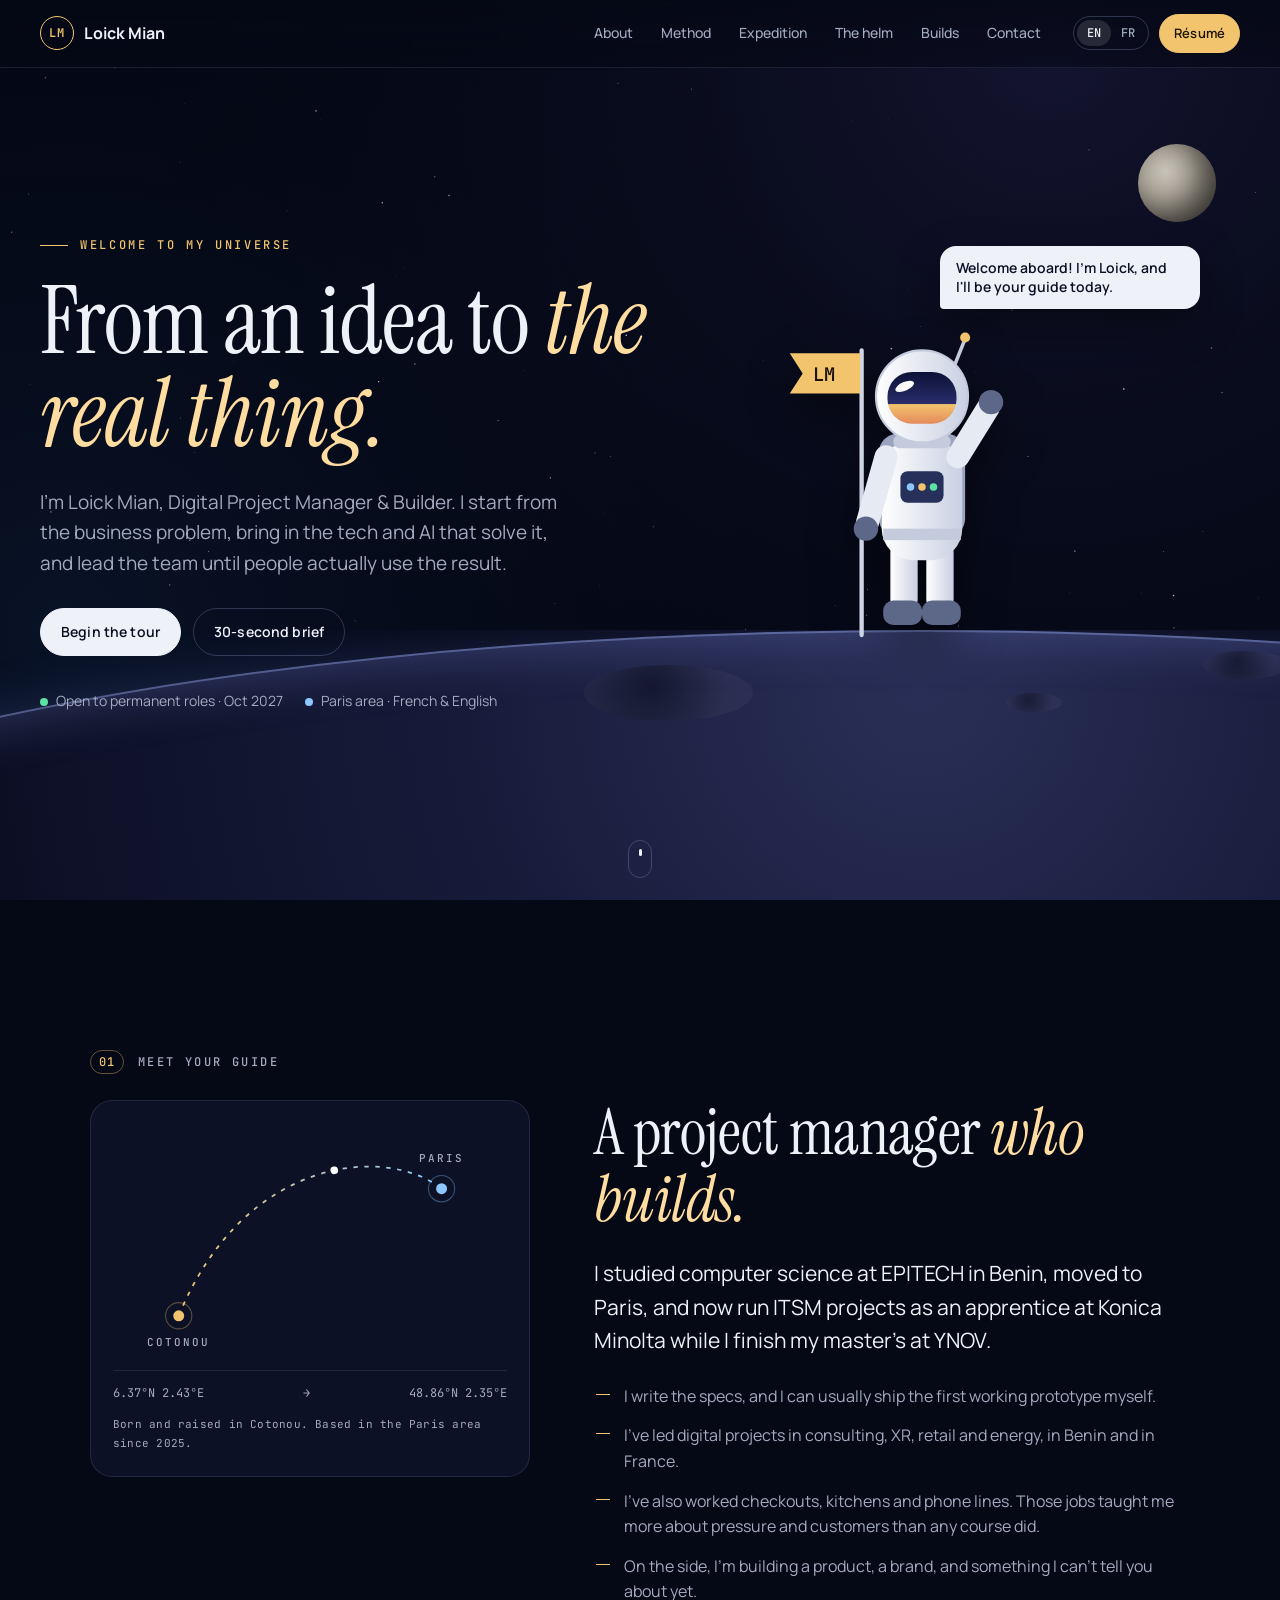
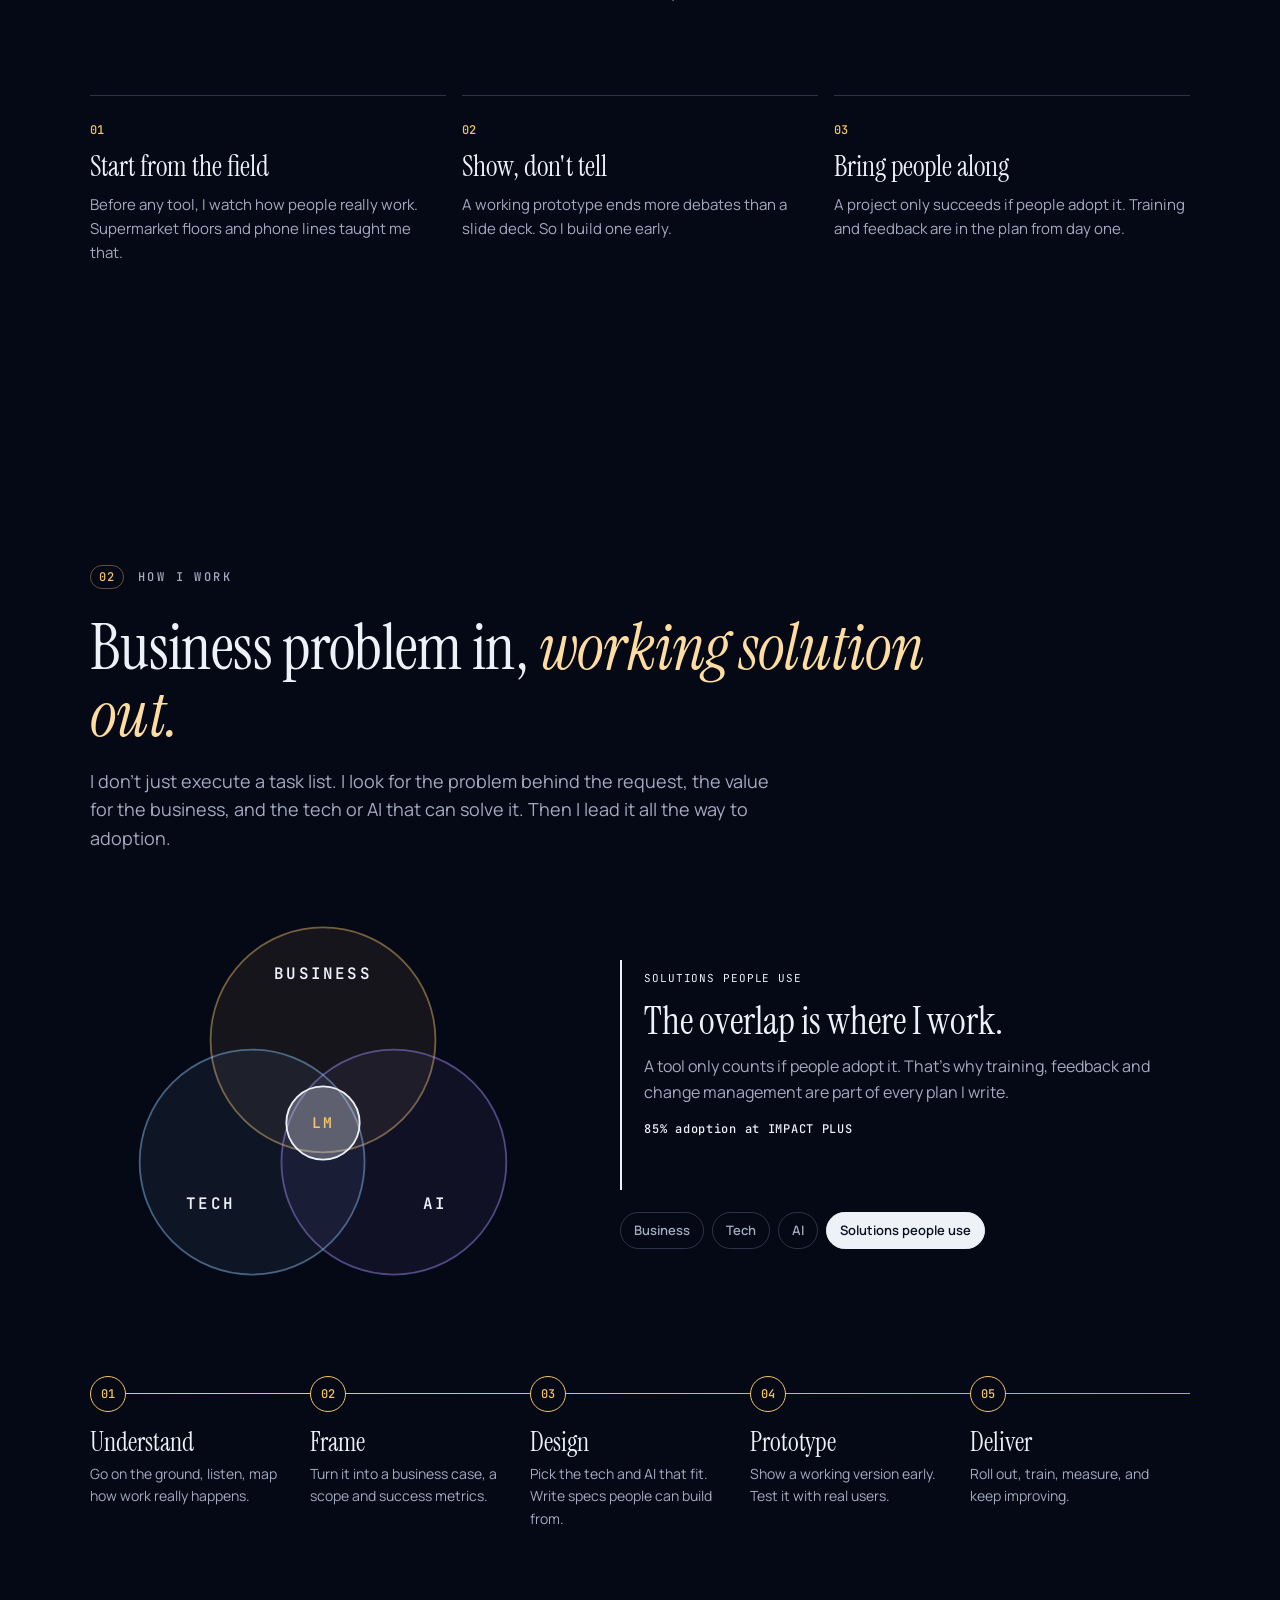
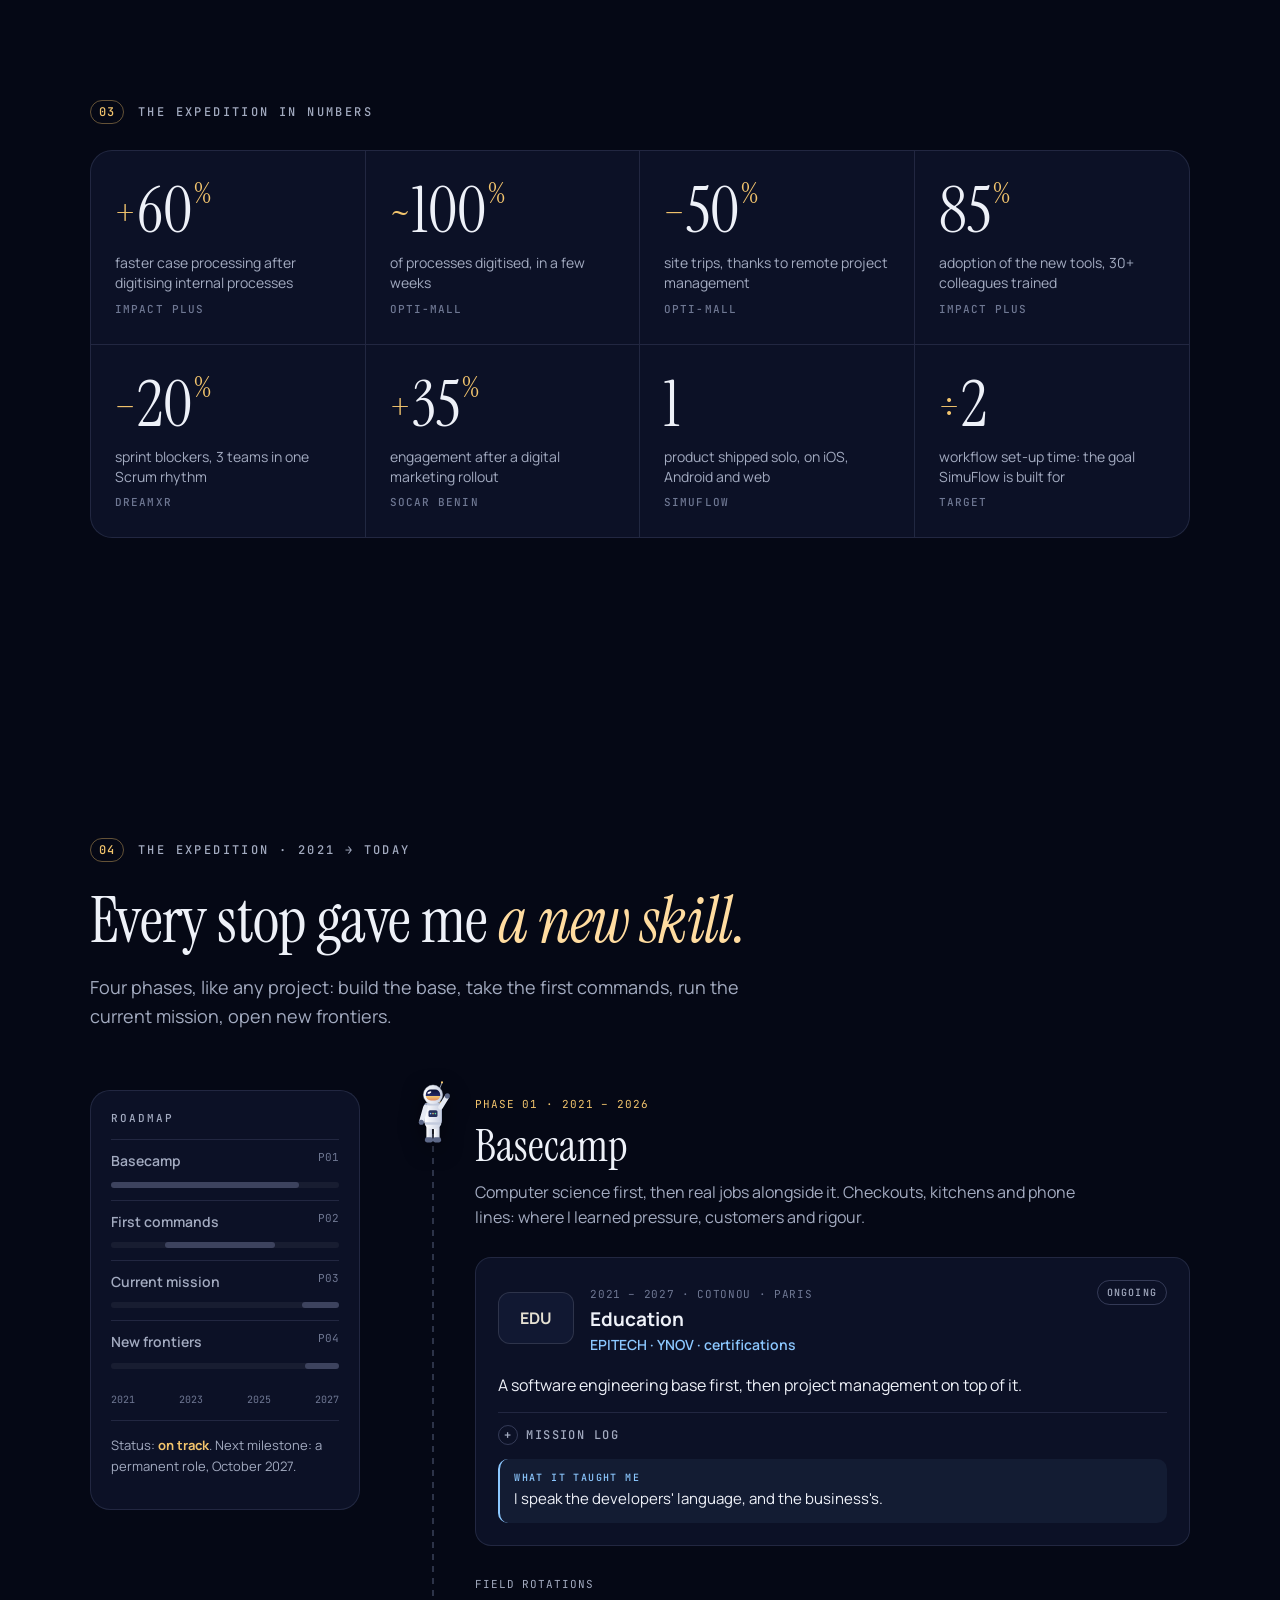
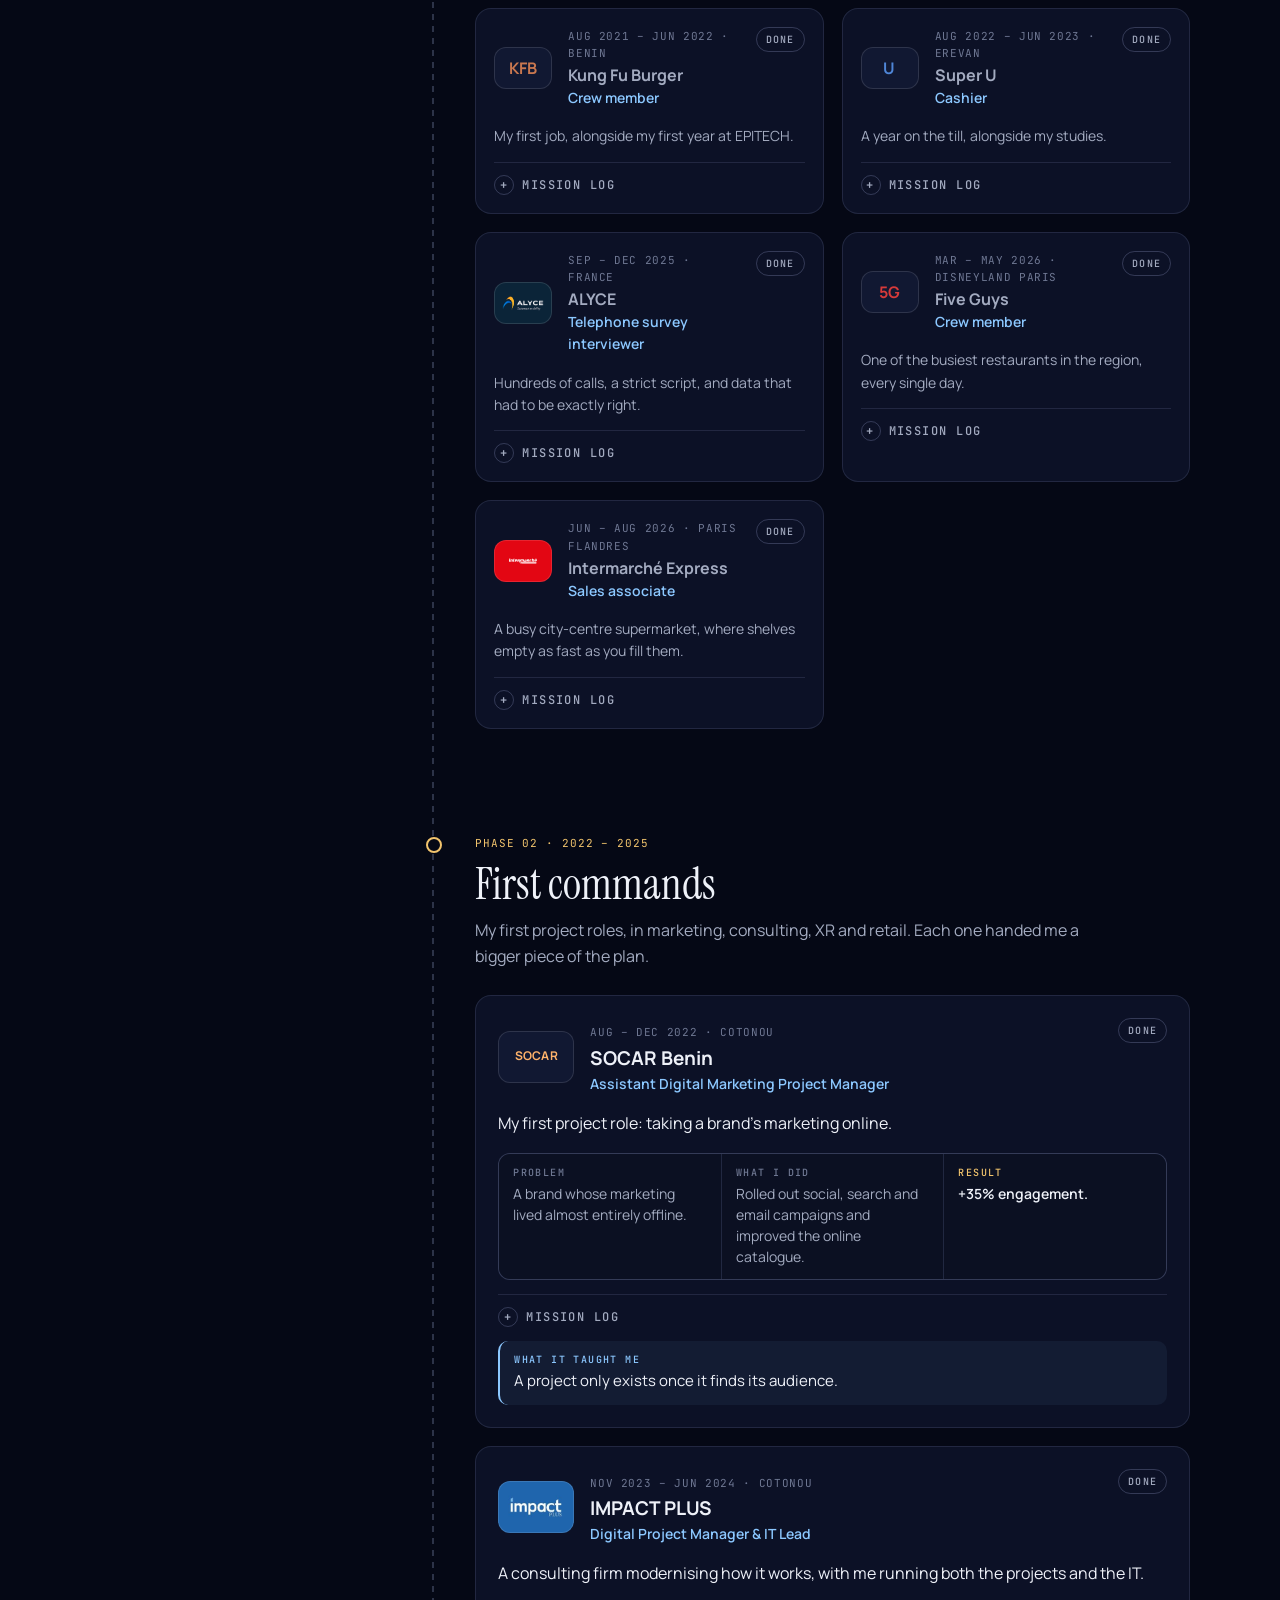
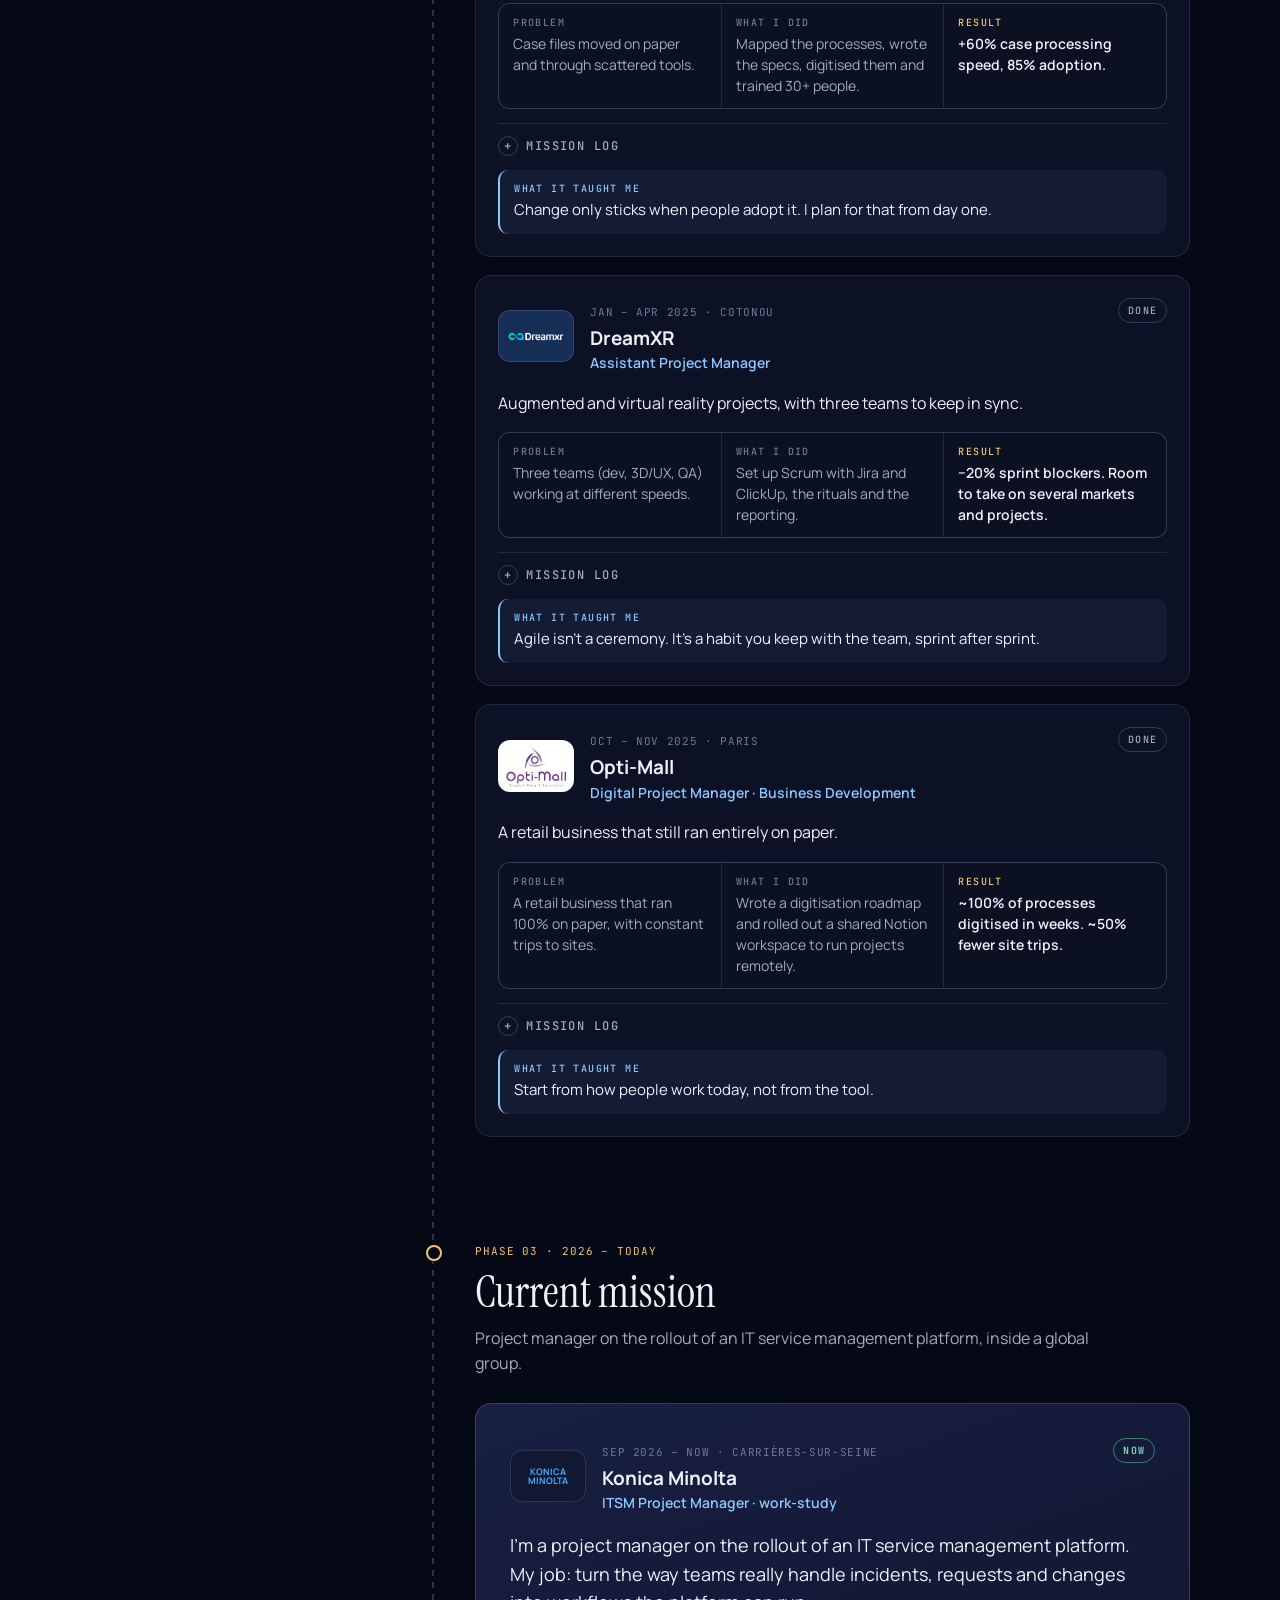
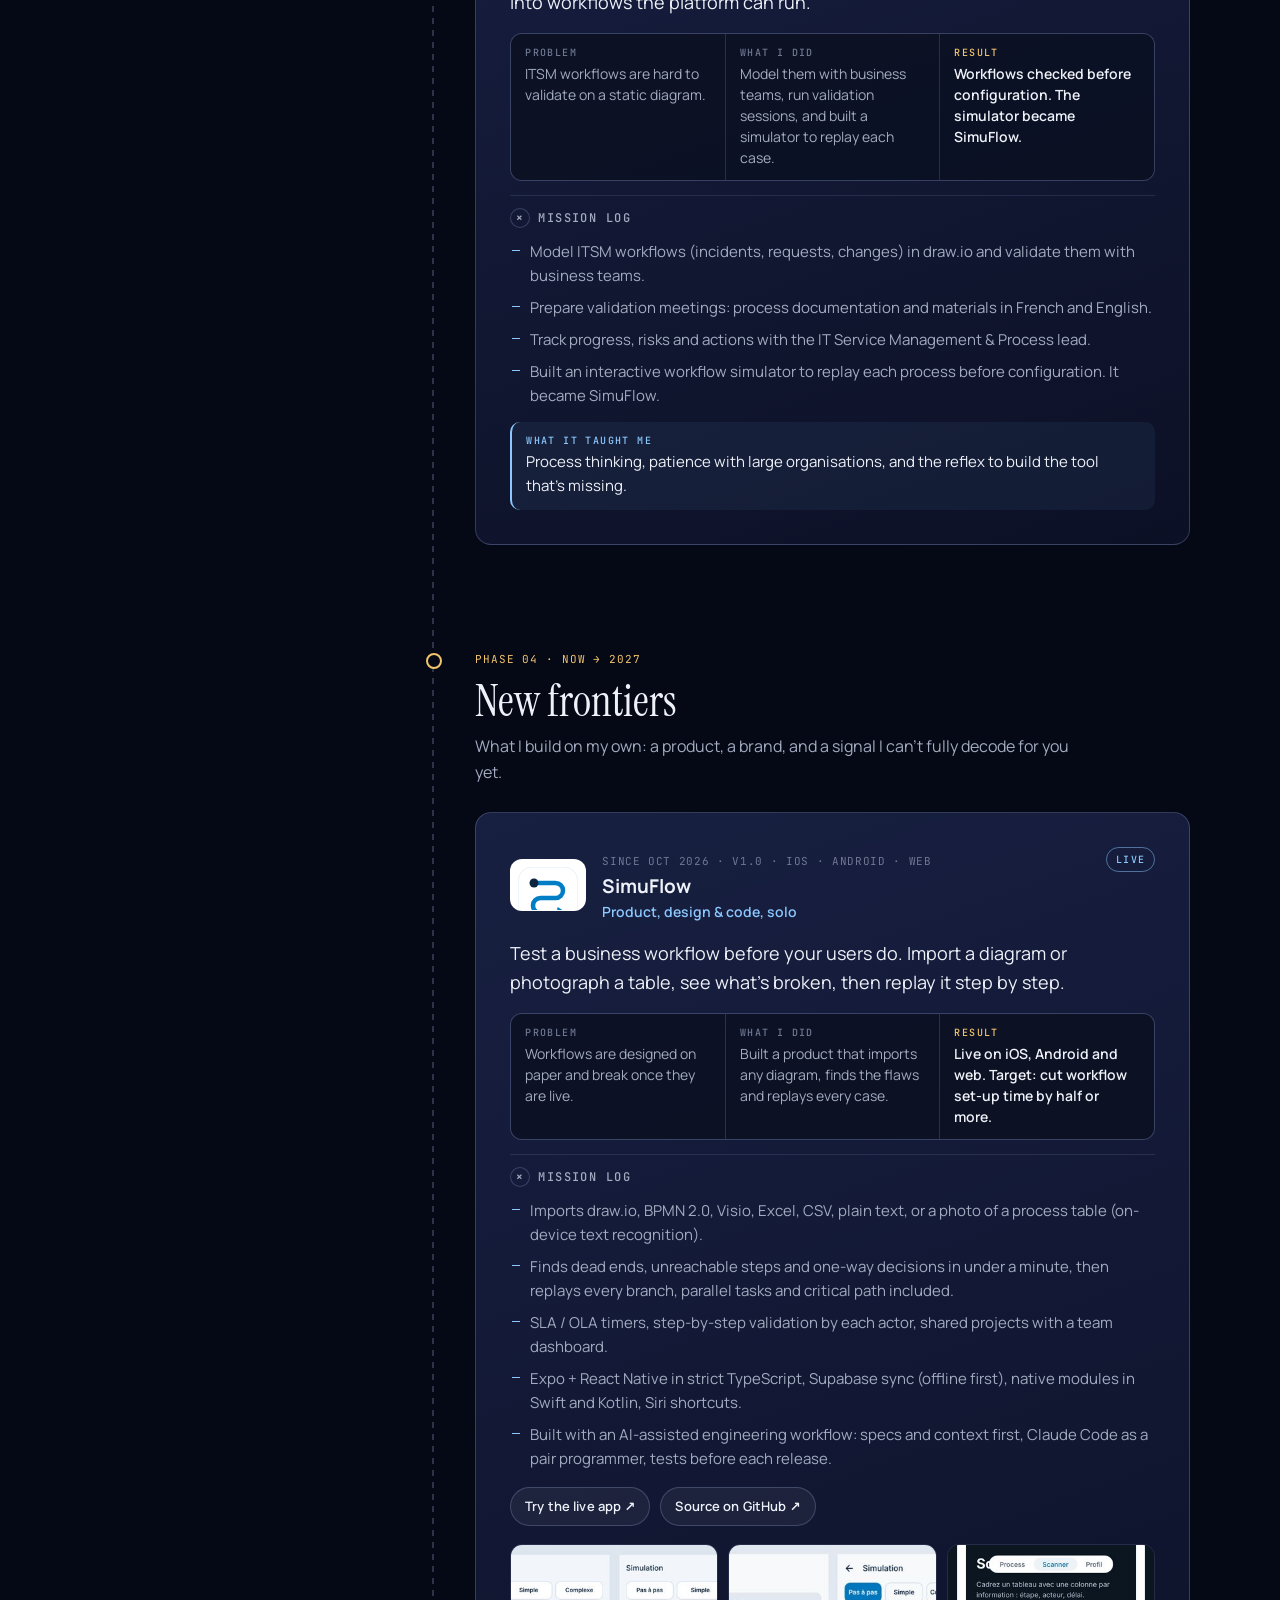
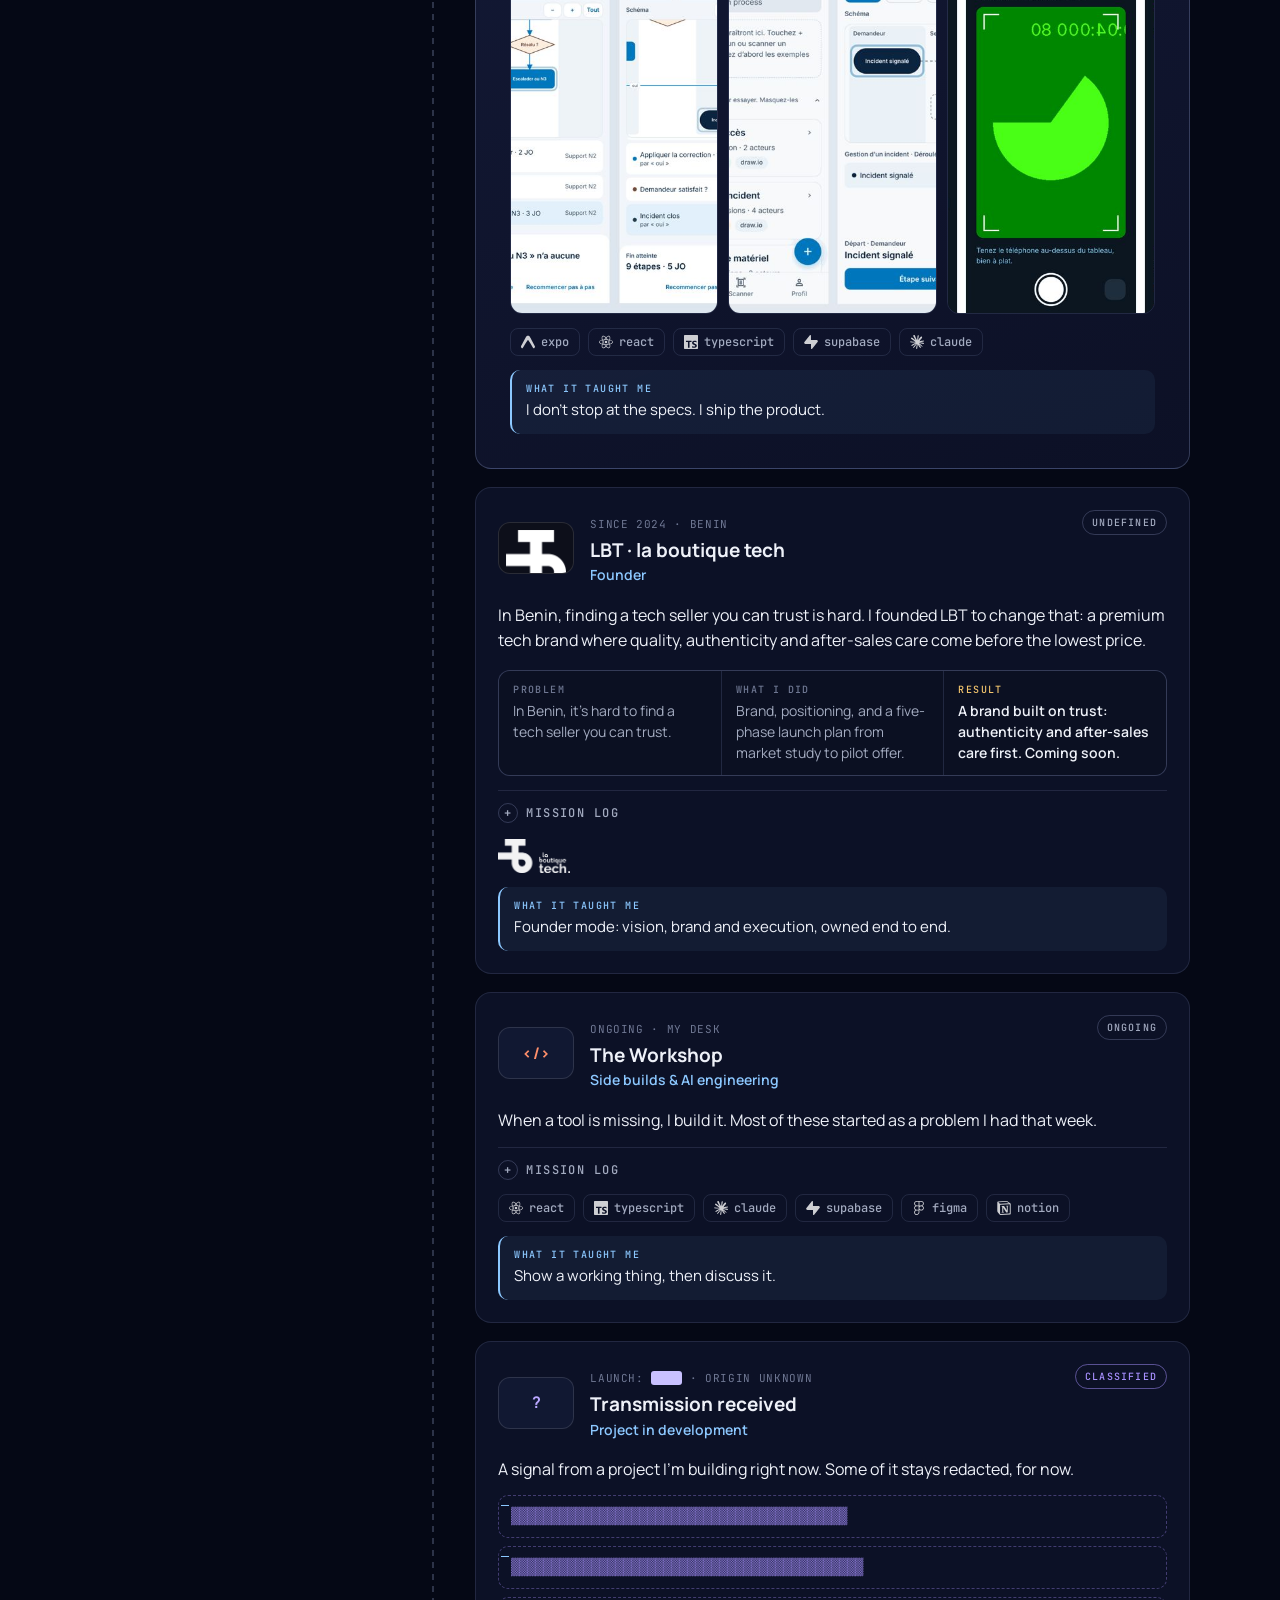
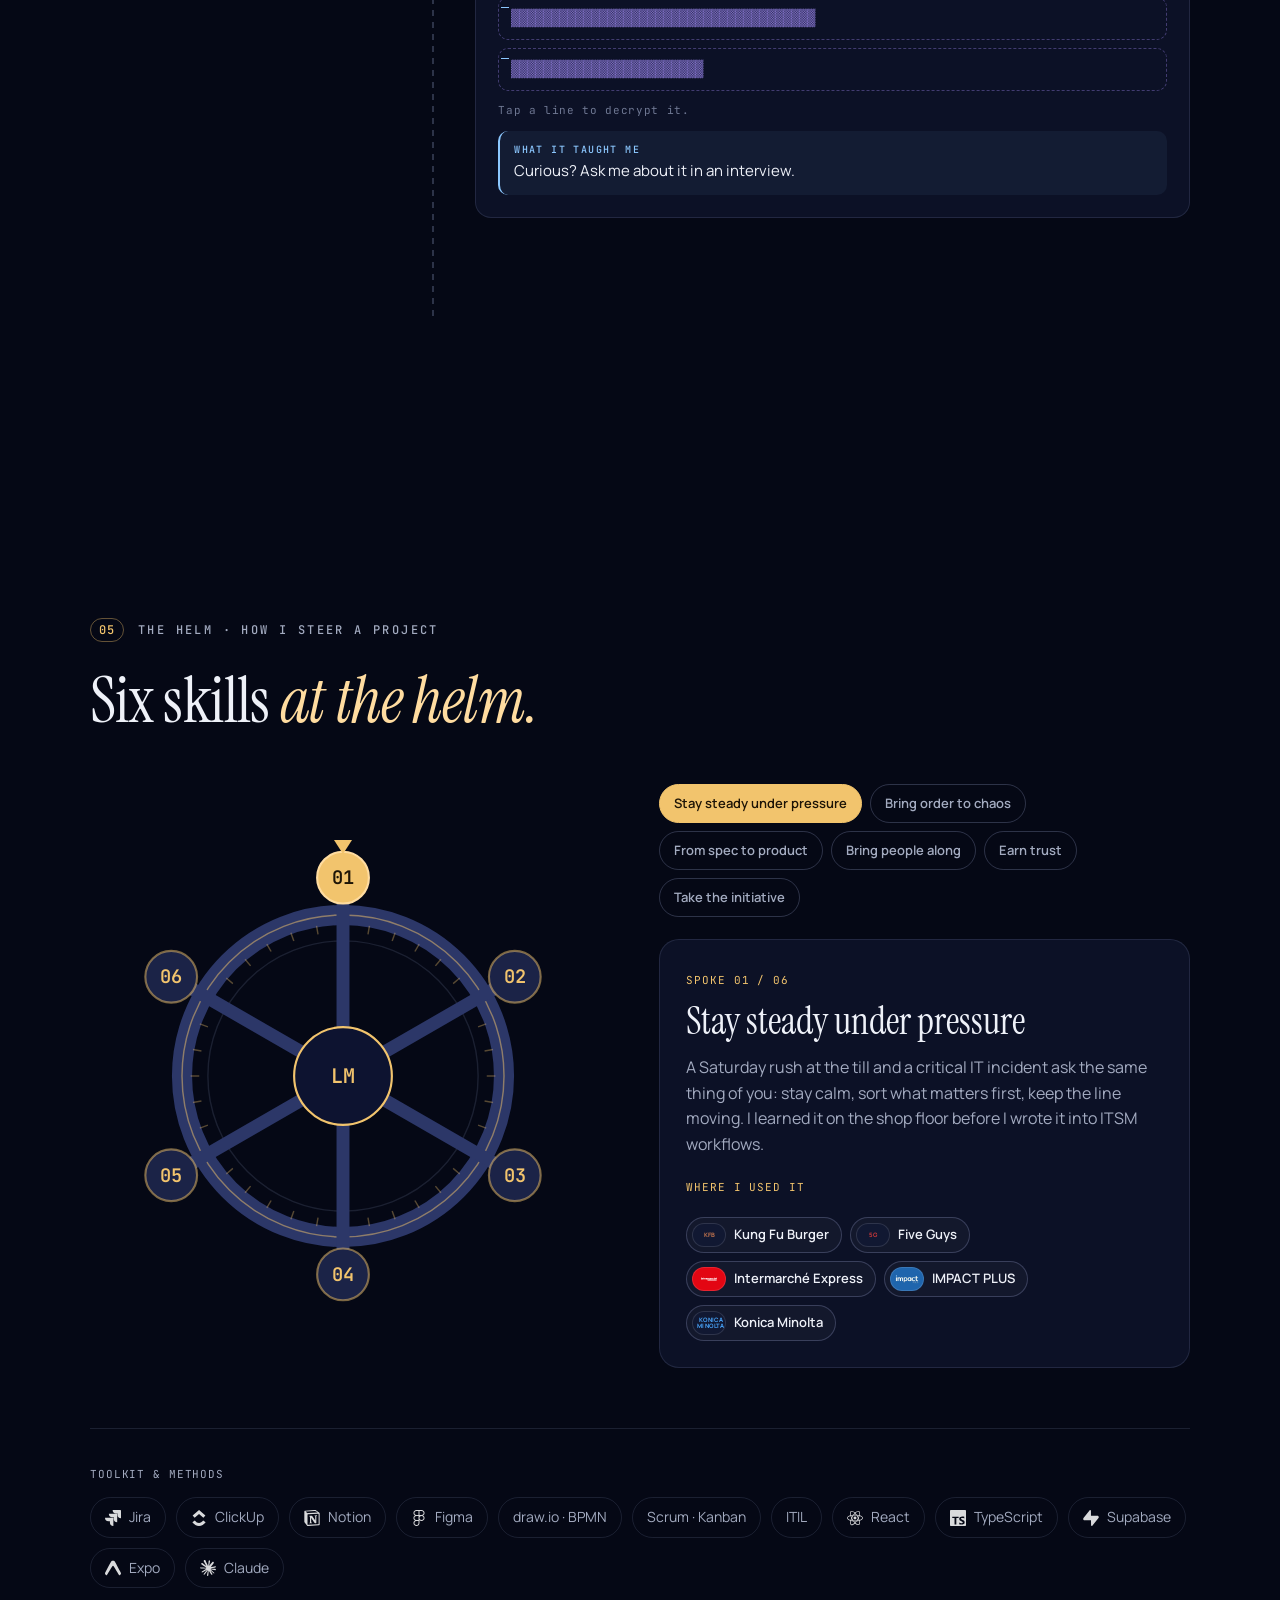
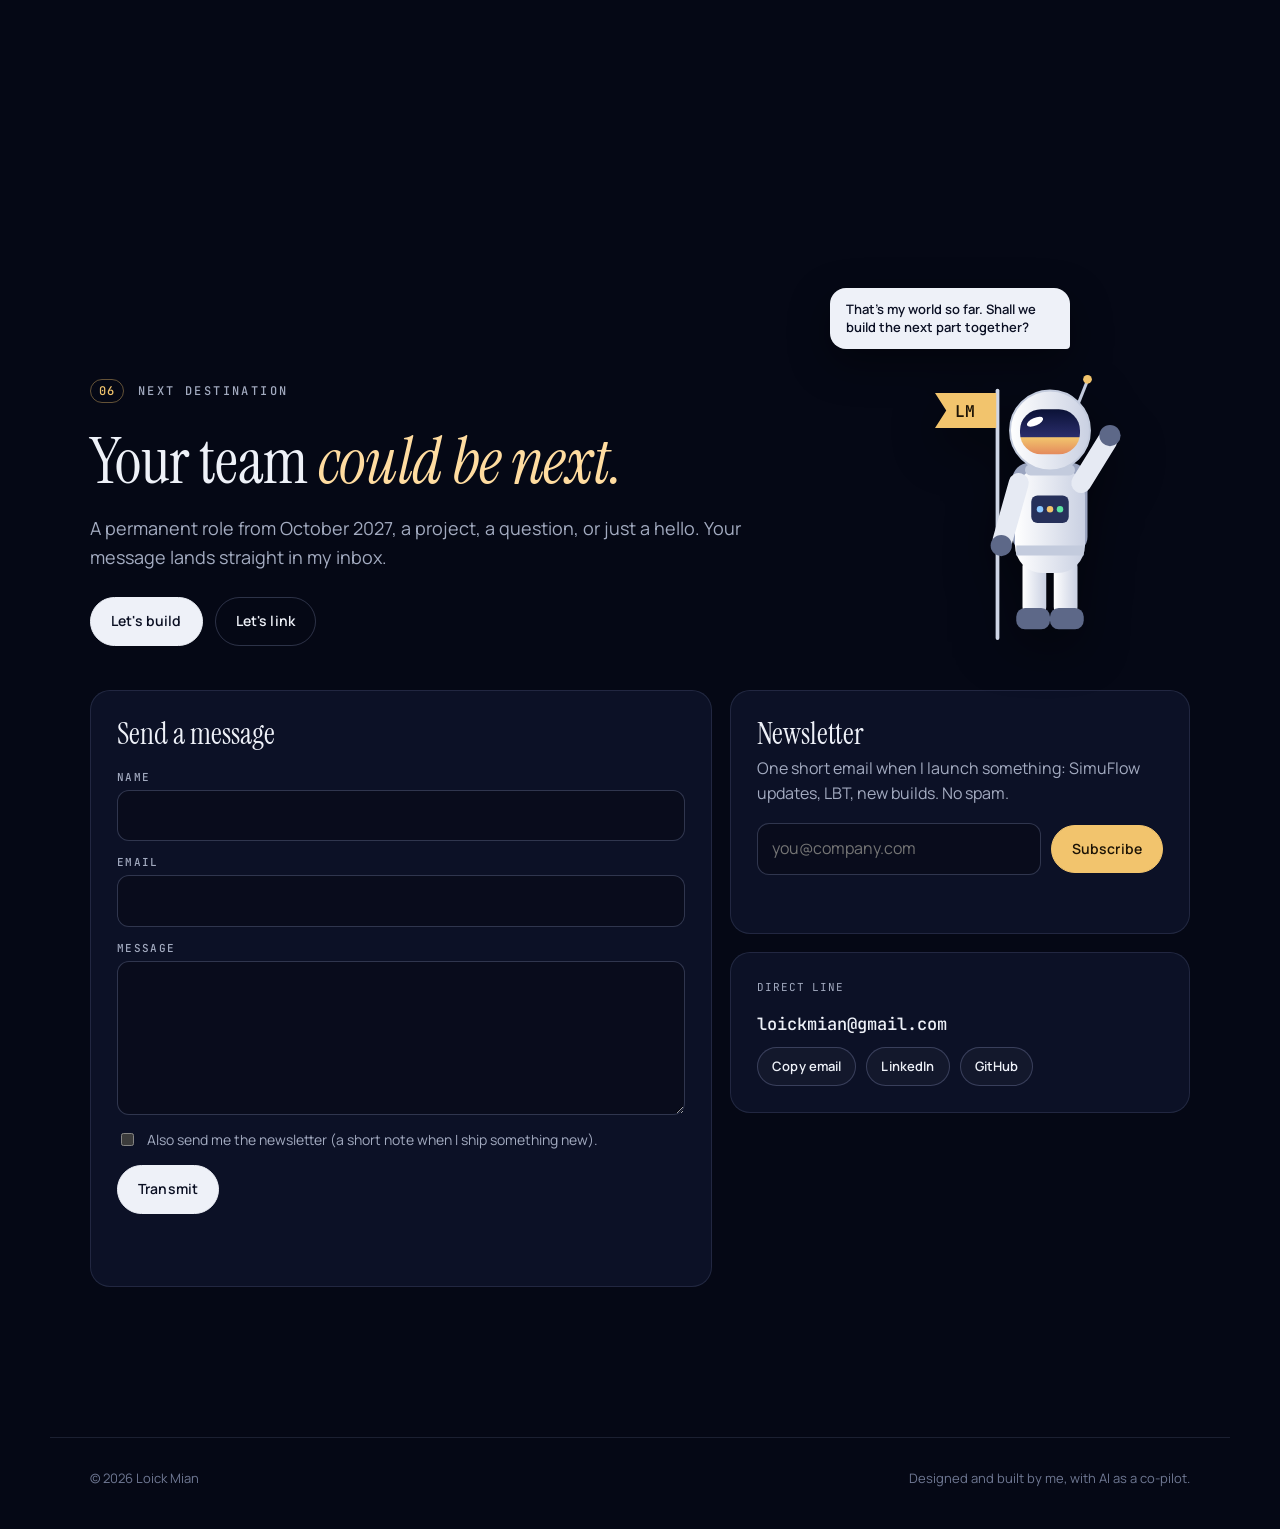
<file: expedition.html>
<!doctype html>
<html lang="en">
<head>
<meta charset="utf-8">
<meta name="viewport" content="width=device-width, initial-scale=1, viewport-fit=cover">
<title>Loick Mian · The Expedition</title>
<meta name="description" content="Loick Mian, Digital Project Manager & Builder. Follow the expedition: the jobs, missions and products that shaped a project manager who builds. English and French.">
<meta name="theme-color" content="#050815">
<meta name="color-scheme" content="dark">
<link rel="icon" href="assets/logos/lbt-symbol.png">
<link rel="preconnect" href="https://fonts.googleapis.com">
<link rel="preconnect" href="https://fonts.gstatic.com" crossorigin>
<link rel="stylesheet" href="https://fonts.googleapis.com/css2?family=Instrument+Serif:ital@0;1&family=JetBrains+Mono:wght@400;500&family=Manrope:wght@400;500;600;700;800&display=swap">
<link rel="stylesheet" href="css/expedition.css">
</head>
<body>
<canvas id="sky" aria-hidden="true"></canvas>

<header class="nav" id="nav">
  <a class="logo" href="#top" aria-label="Loick Mian, back to top"><span class="lm">LM</span><span class="nm">Loick Mian</span></a>
  <nav class="links" aria-label="Sections">
    <a href="#about" data-t="navAbout">About</a>
    <a href="#method" data-t="navMethod">Method</a>
    <a href="#expedition" data-t="navExp">Expedition</a>
    <a href="#helm" data-t="navHelm">The helm</a>
    <a href="#ph-frontier" data-t="navLab">Builds</a>
    <a href="#contact" data-t="navContact">Contact</a>
  </nav>
  <div class="nav-r">
    <div class="lang" role="group" aria-label="Language"><button data-lang="en" aria-pressed="true">EN</button><button data-lang="fr" aria-pressed="false">FR</button></div>
    <a class="btn gold sm" id="cvBtn" href="assets/cv/Loick_MIAN_Resume_EN.pdf" target="_blank" rel="noopener" data-t="resume">Résumé</a>
  </div>
  <div class="prog" aria-hidden="true"><i id="progBar"></i></div>
</header>

<main id="top">
  <!-- 1 · Hero: the explorer introduces himself -->
  <section class="hero" aria-labelledby="heroTitle">
    <div class="hero-txt">
      <p class="kicker reveal" data-t="welcome">Welcome to my universe</p>
      <h1 id="heroTitle" class="reveal" data-t-html="heroTitle">I lead projects from the first sketch to <em>launch.</em></h1>
      <p class="lead reveal" data-t="heroLead"></p>
      <div class="cta reveal">
        <a class="btn primary" href="#about" data-t="begin">Begin the expedition</a>
        <button class="btn ghost" id="briefBtn" data-t="briefBtn">30-second brief</button>
      </div>
      <ul class="facts reveal">
        <li><i class="dot live"></i><span data-t="fact1"></span></li>
        <li><i class="dot"></i><span data-t="fact2"></span></li>
      </ul>
    </div>
    <div class="hero-scene" aria-hidden="true"></div>
    <div class="moon" aria-hidden="true"></div>
    <div class="ground" aria-hidden="true"><div class="planet"><div class="crater k1"></div><div class="crater k2"></div><div class="crater k3"></div></div></div>
    <div class="explorer-wrap" id="explorerWrap">
      <div class="bubble" id="bubble" role="status"><span id="bubbleText"></span></div>
      <svg class="explorer" id="explorer" viewBox="0 0 160 230" role="img" aria-label="Loick, your guide"></svg>
    </div>
    <a class="scroll-cue" href="#about" aria-label="Scroll"><span></span></a>
  </section>

  <!-- 2 · About me -->
  <section class="sec about" id="about" aria-labelledby="aboutTitle">
    <div class="wrap">
      <p class="eyebrow reveal"><span>01</span><span data-t="aboutKicker">Who's leading this expedition</span></p>
      <div class="about-grid">
        <div class="about-card reveal">
          <svg class="route-map" viewBox="0 0 360 220" aria-hidden="true">
            <defs><linearGradient id="arcG" x1="0" x2="1"><stop offset="0" stop-color="#f2c46d"/><stop offset="1" stop-color="#8cc8ff"/></linearGradient></defs>
            <path id="arcPath" d="M60 176 C 120 30, 250 20, 300 60" fill="none" stroke="url(#arcG)" stroke-width="1.6" stroke-dasharray="4 6"/>
            <circle cx="60" cy="176" r="5" fill="#f2c46d"/><circle cx="60" cy="176" r="12" fill="none" stroke="#f2c46d" stroke-opacity=".35"/>
            <circle cx="300" cy="60" r="5" fill="#8cc8ff"/><circle cx="300" cy="60" r="12" fill="none" stroke="#8cc8ff" stroke-opacity=".35"/>
            <circle r="3.5" fill="#fff"><animateMotion dur="6s" repeatCount="indefinite" rotate="auto"><mpath href="#arcPath"/></animateMotion></circle>
            <text x="60" y="204" text-anchor="middle">COTONOU</text><text x="300" y="36" text-anchor="middle">PARIS</text>
          </svg>
          <div class="coords"><span>6.37°N 2.43°E</span><span>→</span><span>48.86°N 2.35°E</span></div>
          <p class="mono small" data-t="aboutCard"></p>
        </div>
        <div class="about-txt">
          <h2 id="aboutTitle" class="reveal" data-t-html="aboutTitle"></h2>
          <p class="big reveal" data-t="aboutLede"></p>
          <ul class="log reveal" id="aboutLog"></ul>
        </div>
      </div>
      <div class="principles" id="principles"></div>
    </div>
  </section>

  <!-- 3 · Method: business × tech × AI -->
  <section class="sec method" id="method" aria-labelledby="methodTitle">
    <div class="wrap">
      <p class="eyebrow reveal"><span>02</span><span data-t="methodKicker">How I work</span></p>
      <h2 id="methodTitle" class="reveal" data-t-html="methodTitle"></h2>
      <p class="sub reveal" data-t="methodSub"></p>
      <div class="method-grid">
        <div class="triad reveal" id="triad"></div>
        <div class="triad-info" id="triadInfo" aria-live="polite"></div>
      </div>
      <ol class="pipeline" id="pipeline"></ol>
    </div>
  </section>

  <!-- 4 · Numbers -->
  <section class="sec stats" aria-labelledby="statsTitle">
    <div class="wrap">
      <p class="eyebrow reveal"><span>03</span><span id="statsTitle" data-t="statsKicker">The expedition in numbers</span></p>
      <div class="stat-grid" id="stats"></div>
    </div>
  </section>

  <!-- 4 · The expedition -->
  <section class="sec expedition" id="expedition" aria-labelledby="expTitle">
    <div class="wrap">
      <p class="eyebrow reveal"><span>04</span><span data-t="expKicker">The expedition · 2021 → today</span></p>
      <h2 id="expTitle" class="reveal" data-t-html="expTitle"></h2>
      <p class="sub reveal" data-t="expSub"></p>
      <div class="exp-layout">
        <aside class="roadmap" id="roadmap" aria-label="Roadmap"></aside>
        <div class="trail" id="trail">
          <div class="trail-line" aria-hidden="true"><i id="trailFill"></i><div class="walker" id="walker"><svg viewBox="0 0 160 230"></svg><div class="wbubble" id="wbubble"></div></div></div>
          <div id="phases"></div>
        </div>
      </div>
    </div>
  </section>

  <!-- 5 · The helm -->
  <section class="sec helm" id="helm" aria-labelledby="helmTitle">
    <div class="wrap">
      <p class="eyebrow reveal"><span>05</span><span data-t="helmKicker">The helm · how I steer a project</span></p>
      <h2 id="helmTitle" class="reveal" data-t-html="helmTitle"></h2>
      <div class="helm-grid">
        <div class="wheel-box reveal">
          <svg class="wheel" id="wheel" viewBox="-160 -160 320 320" role="img" aria-label="Ship's wheel of skills"></svg>
          <div class="pointer" aria-hidden="true"></div>
        </div>
        <div class="helm-panel">
          <div class="skill-tabs" id="skillTabs" role="tablist"></div>
          <div class="skill-card" id="skillCard" role="tabpanel" aria-live="polite"></div>
        </div>
      </div>
      <div class="toolkit reveal">
        <p class="mono small" data-t="toolkit">Toolkit</p>
        <div class="tools" id="tools"></div>
      </div>
    </div>
  </section>

  <!-- 6 · Next destination -->
  <section class="sec contact" id="contact" aria-labelledby="contactTitle">
    <div class="wrap">
      <div class="contact-head">
        <div>
          <p class="eyebrow reveal"><span>06</span><span data-t="contactKicker">Next destination</span></p>
          <h2 id="contactTitle" class="reveal" data-t-html="contactTitle"></h2>
          <p class="sub reveal" data-t="contactSub"></p>
          <div class="cta reveal" style="margin-top:26px"><a class="btn primary" href="#cform" data-t="letsBuild">Let's build</a><a class="btn ghost" href="https://www.linkedin.com/in/loick-mian-843382281" target="_blank" rel="noopener" data-t="letsLink">Let's link</a></div>
        </div>
        <div class="guide-end reveal" aria-hidden="true"><div class="bubble on done" id="endBubble"><span data-t="endLine"></span></div><svg class="explorer" id="endExplorer" viewBox="0 0 160 230"></svg></div>
      </div>
      <div class="cgrid">
        <form class="card cform reveal" id="cform" novalidate>
          <h3 data-t="formTitle">Send a message</h3>
          <div class="field"><label for="cName" data-t="name">Name</label><input id="cName" name="name" autocomplete="name" required></div>
          <div class="field"><label for="cEmail" data-t="email">Email</label><input id="cEmail" name="email" type="email" autocomplete="email" required></div>
          <div class="field"><label for="cMsg" data-t="message">Message</label><textarea id="cMsg" name="message" rows="5" required></textarea></div>
          <label class="check"><input type="checkbox" name="newsletter"><span data-t="optin"></span></label>
          <input type="checkbox" name="botcheck" class="hp" tabindex="-1" autocomplete="off" aria-hidden="true">
          <button class="btn primary" type="submit" data-t="send">Send</button>
          <p class="formmsg" id="cOut" role="status"></p>
        </form>
        <div class="cside">
          <form class="card reveal" id="nform" novalidate>
            <h3 data-t="newsTitle">Newsletter</h3>
            <p data-t="newsText"></p>
            <div class="row"><label class="sr" for="nEmail" data-t="email">Email</label><input id="nEmail" type="email" autocomplete="email" required placeholder="you@company.com"><button class="btn gold" type="submit" data-t="subscribe">Subscribe</button></div>
            <p class="formmsg" id="nOut" role="status"></p>
          </form>
          <div class="card reveal direct">
            <p class="mono small" data-t="direct">Direct line</p>
            <code>loickmian@gmail.com</code>
            <div class="row wrapr"><button class="btn sm copy-email" data-t="copy">Copy email</button><a class="btn sm" href="https://www.linkedin.com/in/loick-mian-843382281" target="_blank" rel="noopener">LinkedIn</a><a class="btn sm" href="https://github.com/mloick" target="_blank" rel="noopener">GitHub</a></div>
          </div>
        </div>
      </div>
    </div>
  </section>
</main>

<footer class="foot"><span>© 2026 Loick Mian</span><span data-t="footNote">Designed and built by me, with AI as a co-pilot.</span></footer>

<section class="overlay" id="brief" hidden aria-label="30-second brief"><div class="ov-wrap" id="briefBody"></div></section>

<noscript><div style="position:fixed;inset:0;z-index:99;background:#050815;color:#eef1f8;padding:40px 20px;font:16px/1.6 sans-serif"><h1>Loick Mian</h1><p>Digital Project Manager &amp; Builder. ITSM Project Manager (apprenticeship) at Konica Minolta, builder of SimuFlow, founder of LBT.</p><p>loickmian@gmail.com · <a href="https://www.linkedin.com/in/loick-mian-843382281" style="color:#8cc8ff">LinkedIn</a> · <a href="assets/cv/Loick_MIAN_Resume_EN.pdf" style="color:#8cc8ff">Résumé (PDF)</a></p></div></noscript>
<script type="module" src="js/expedition.js"></script>
</body>
</html>
</file>
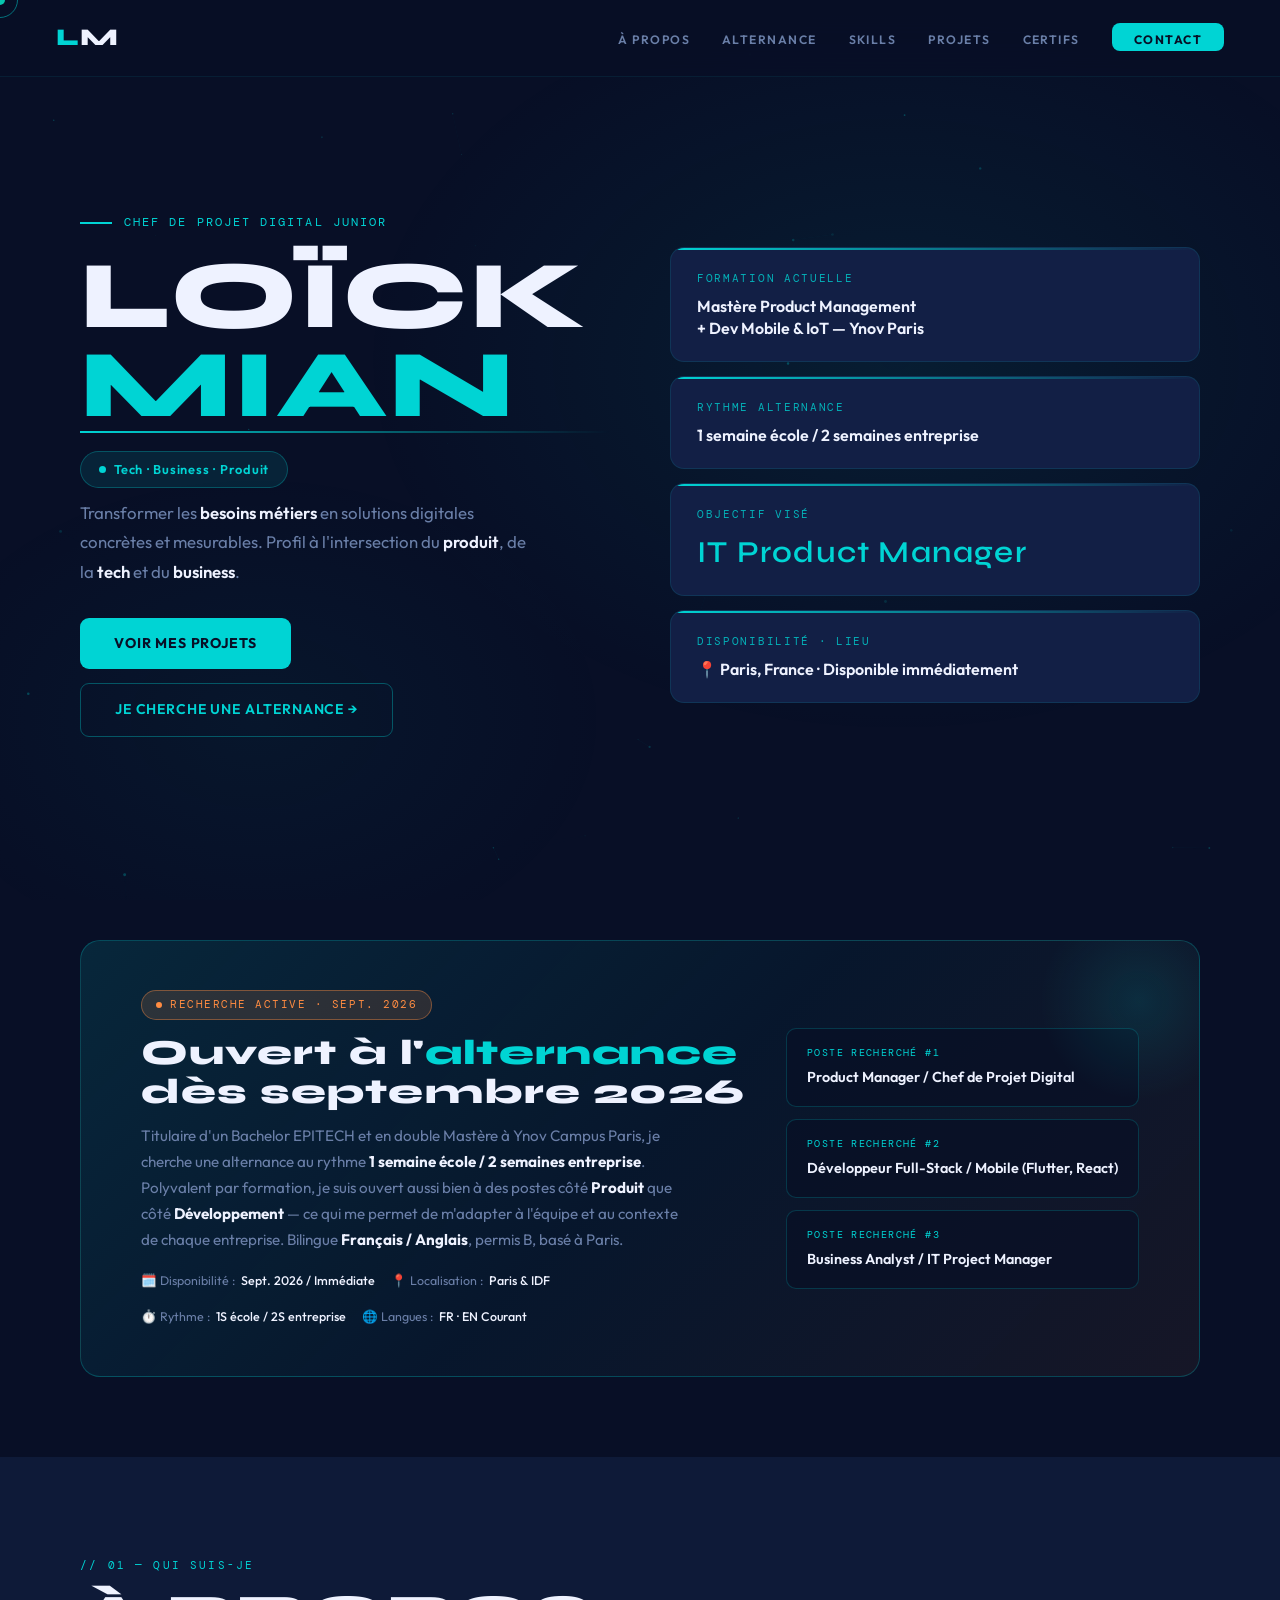
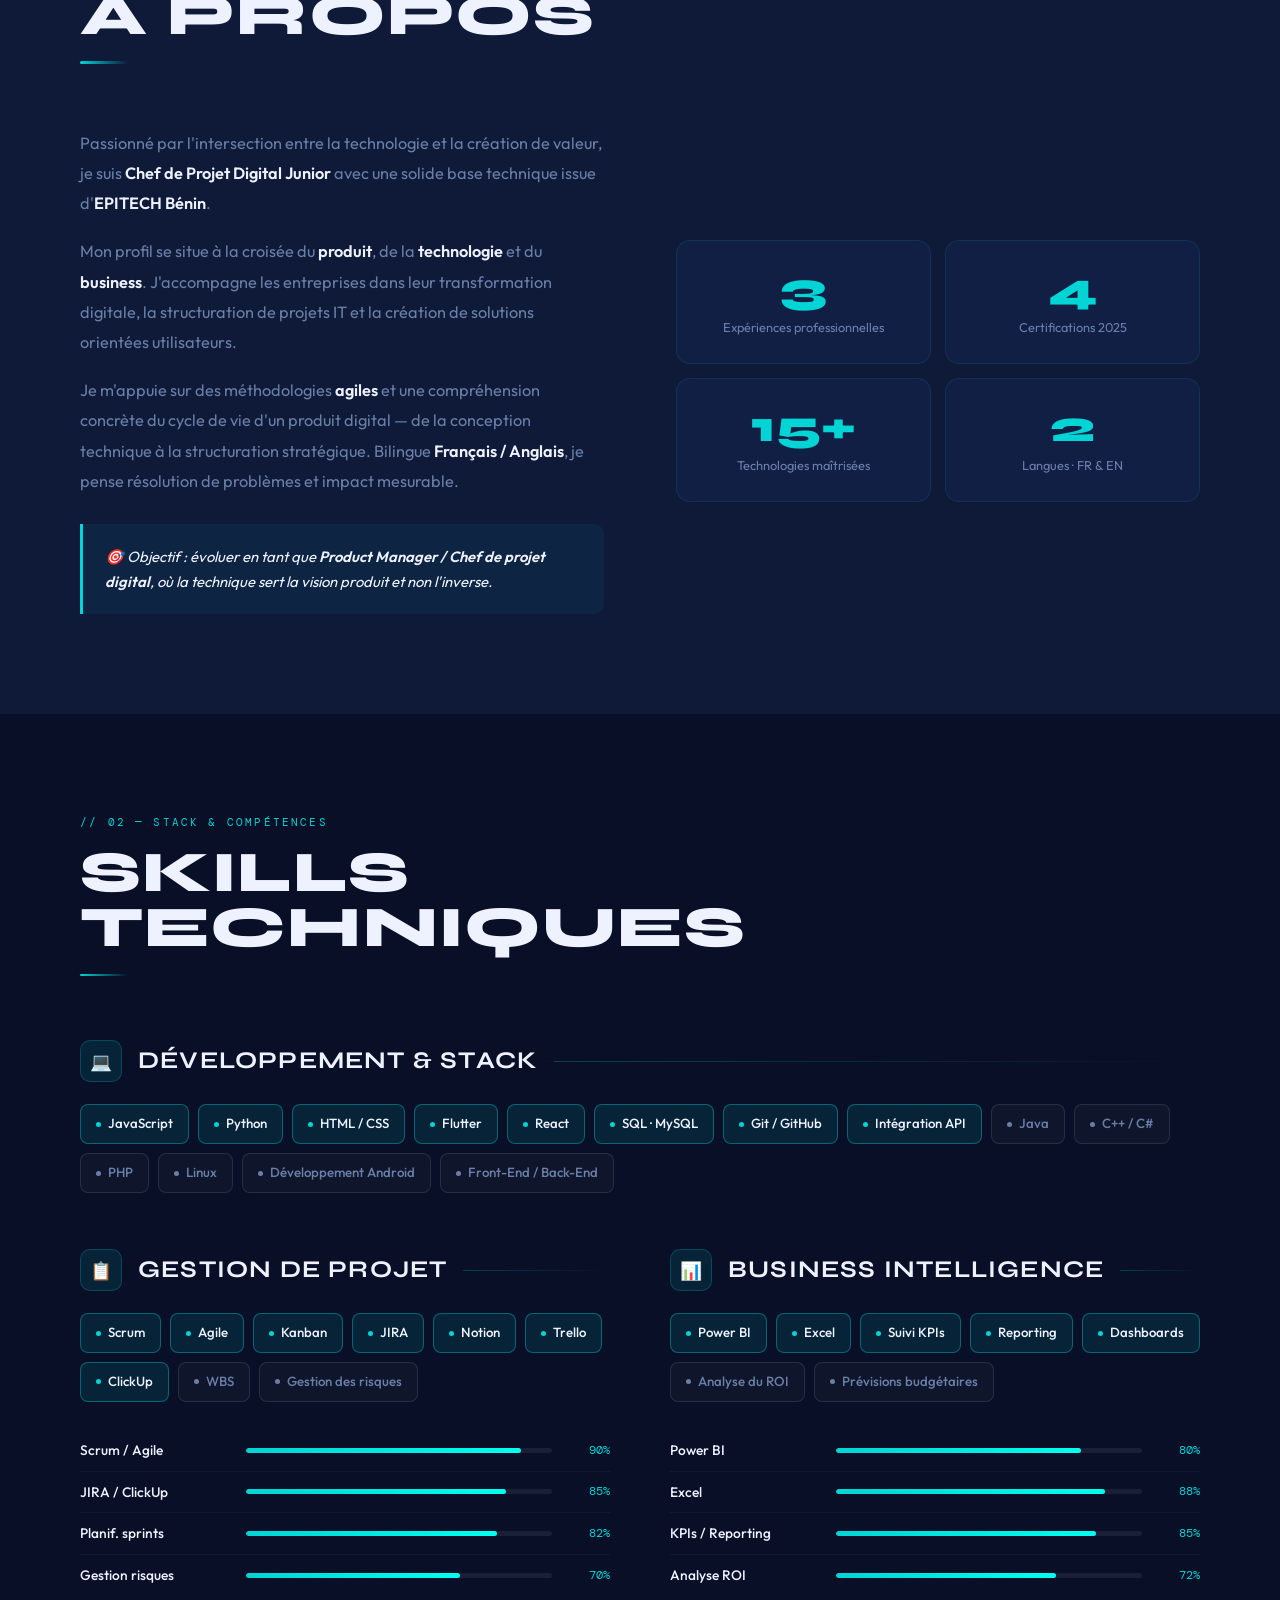
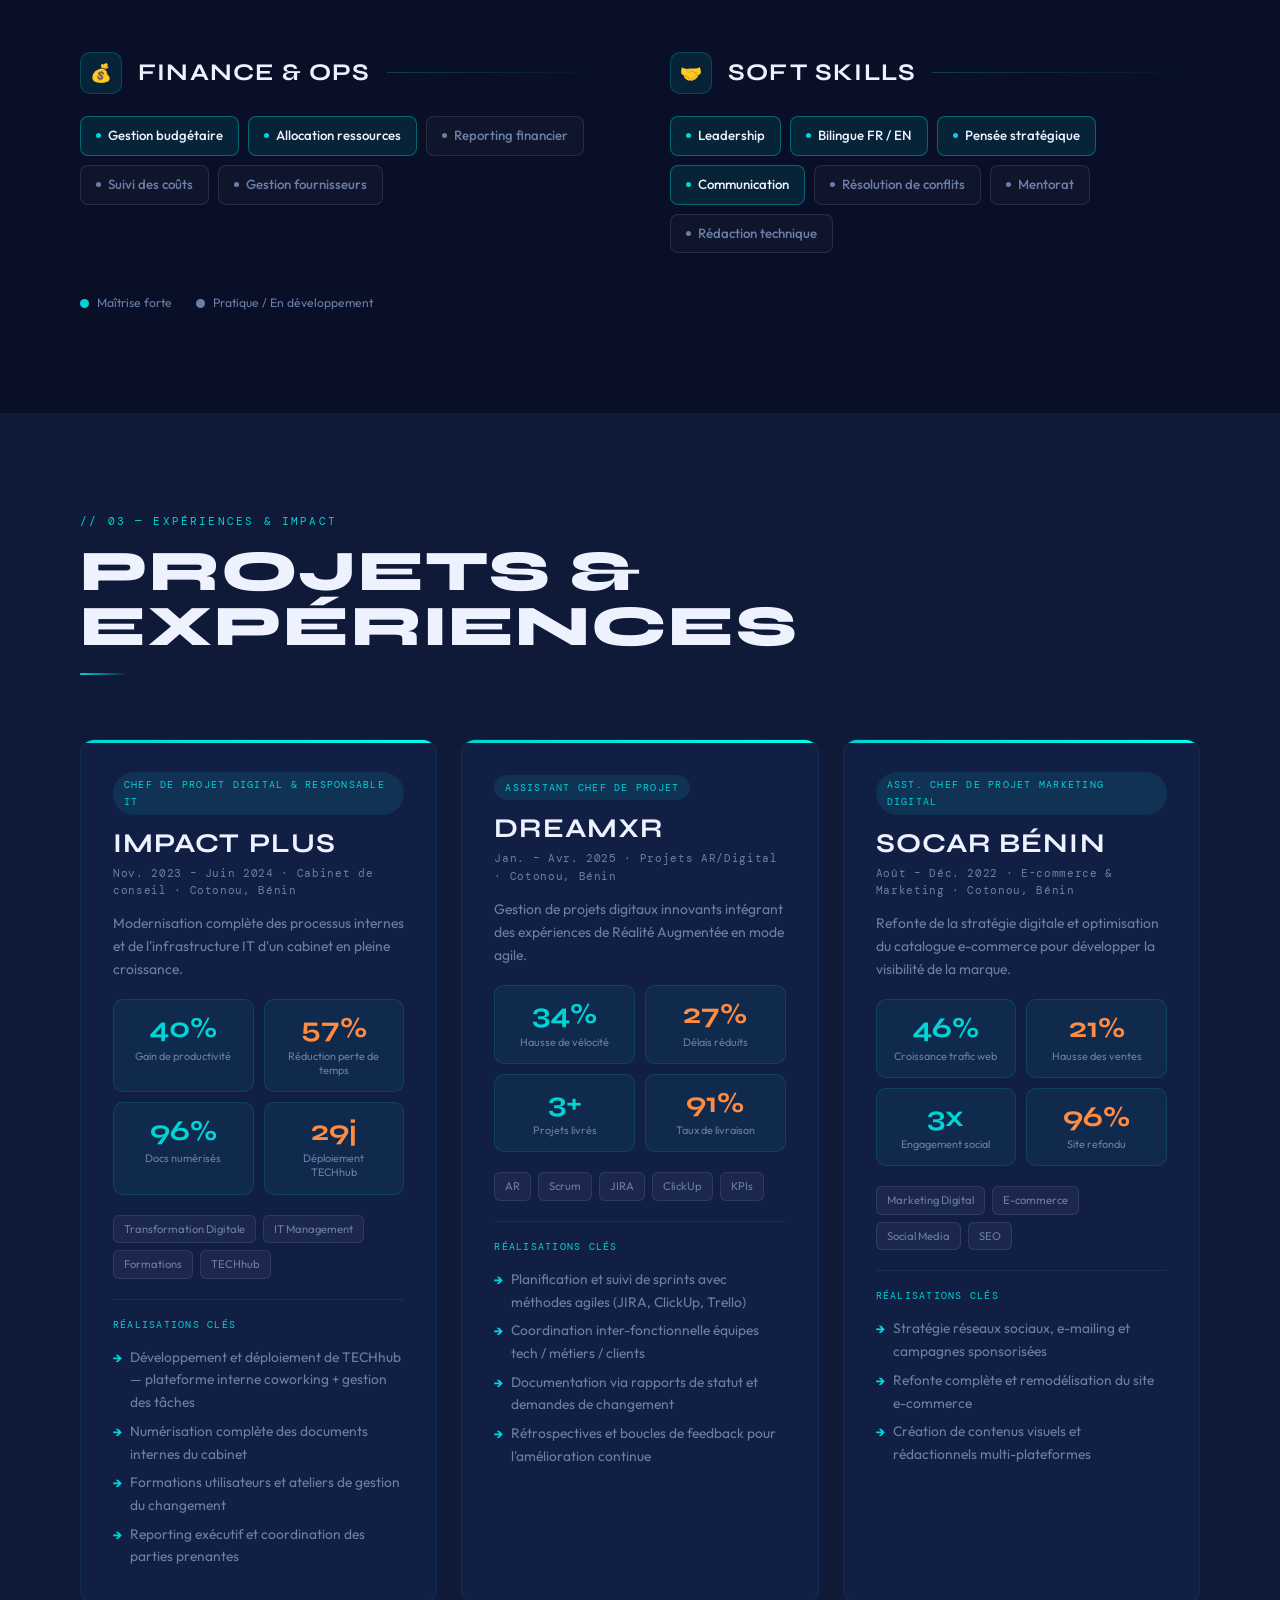
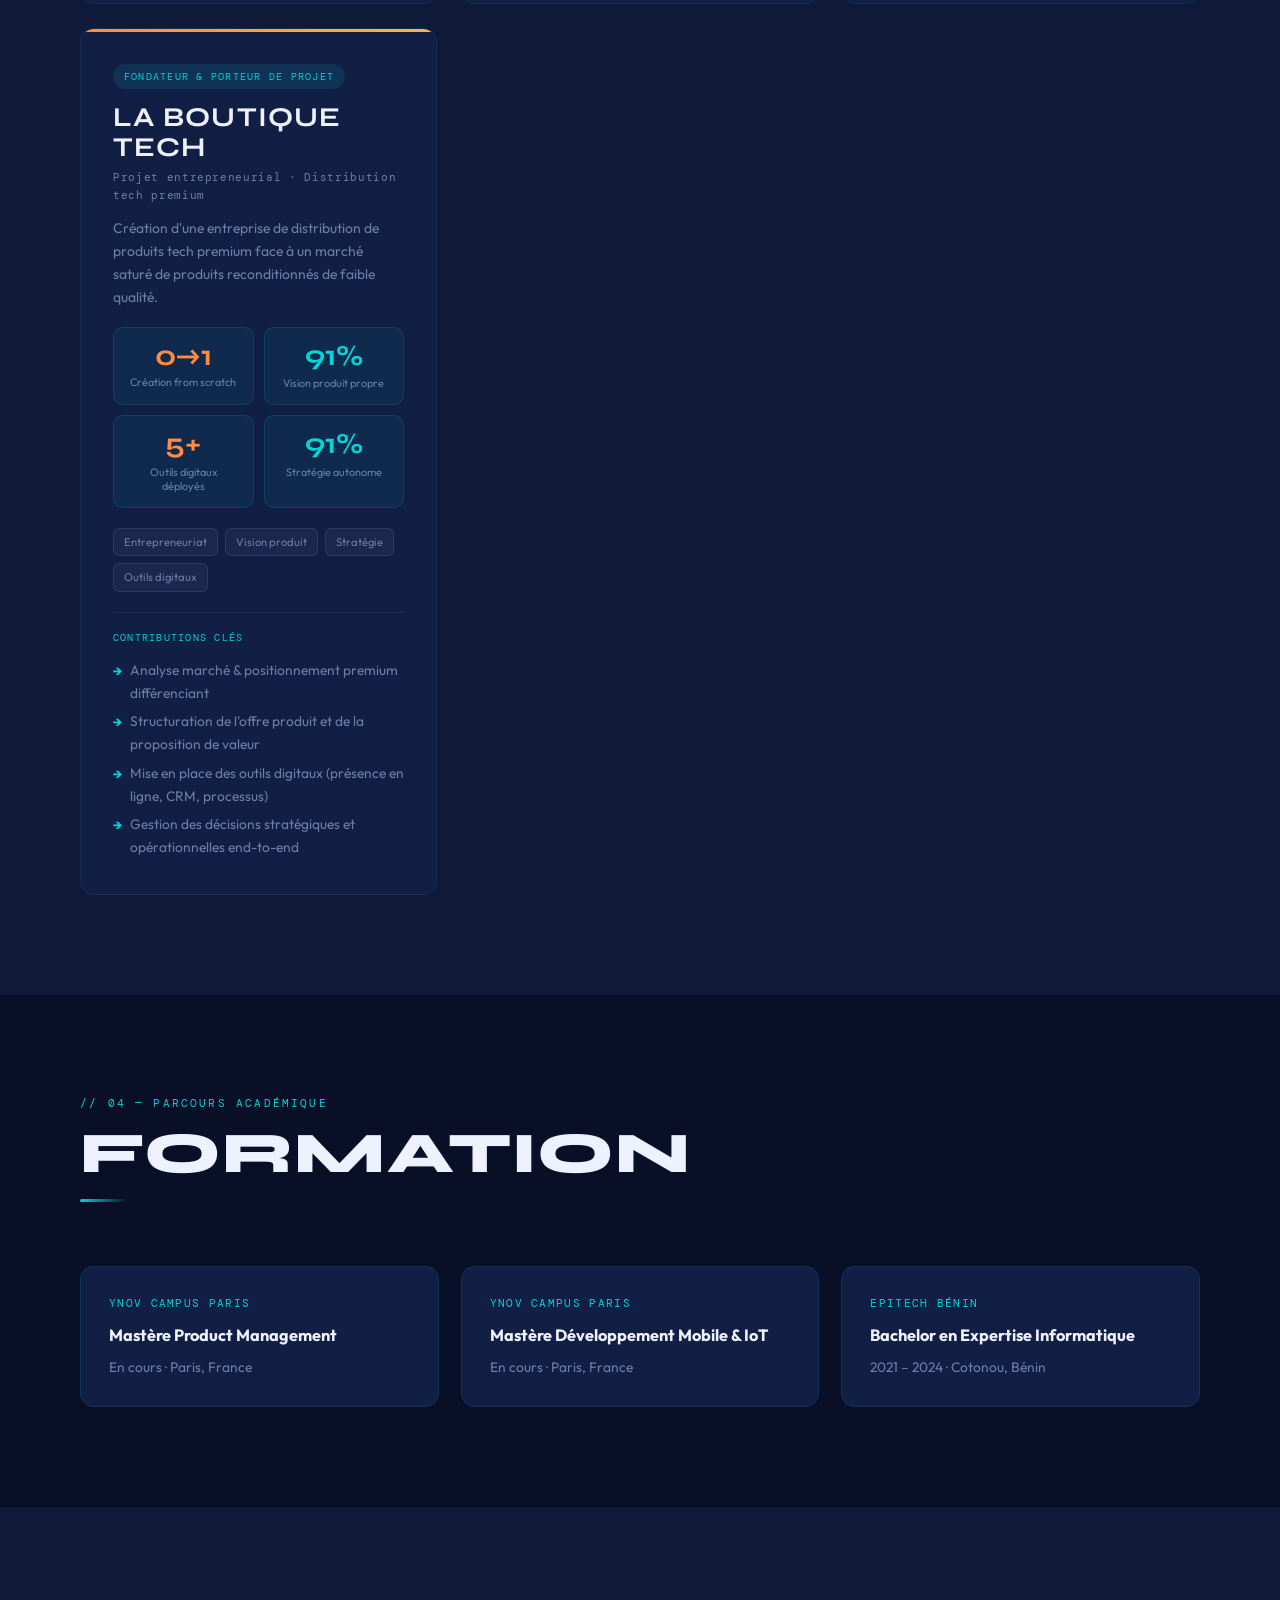
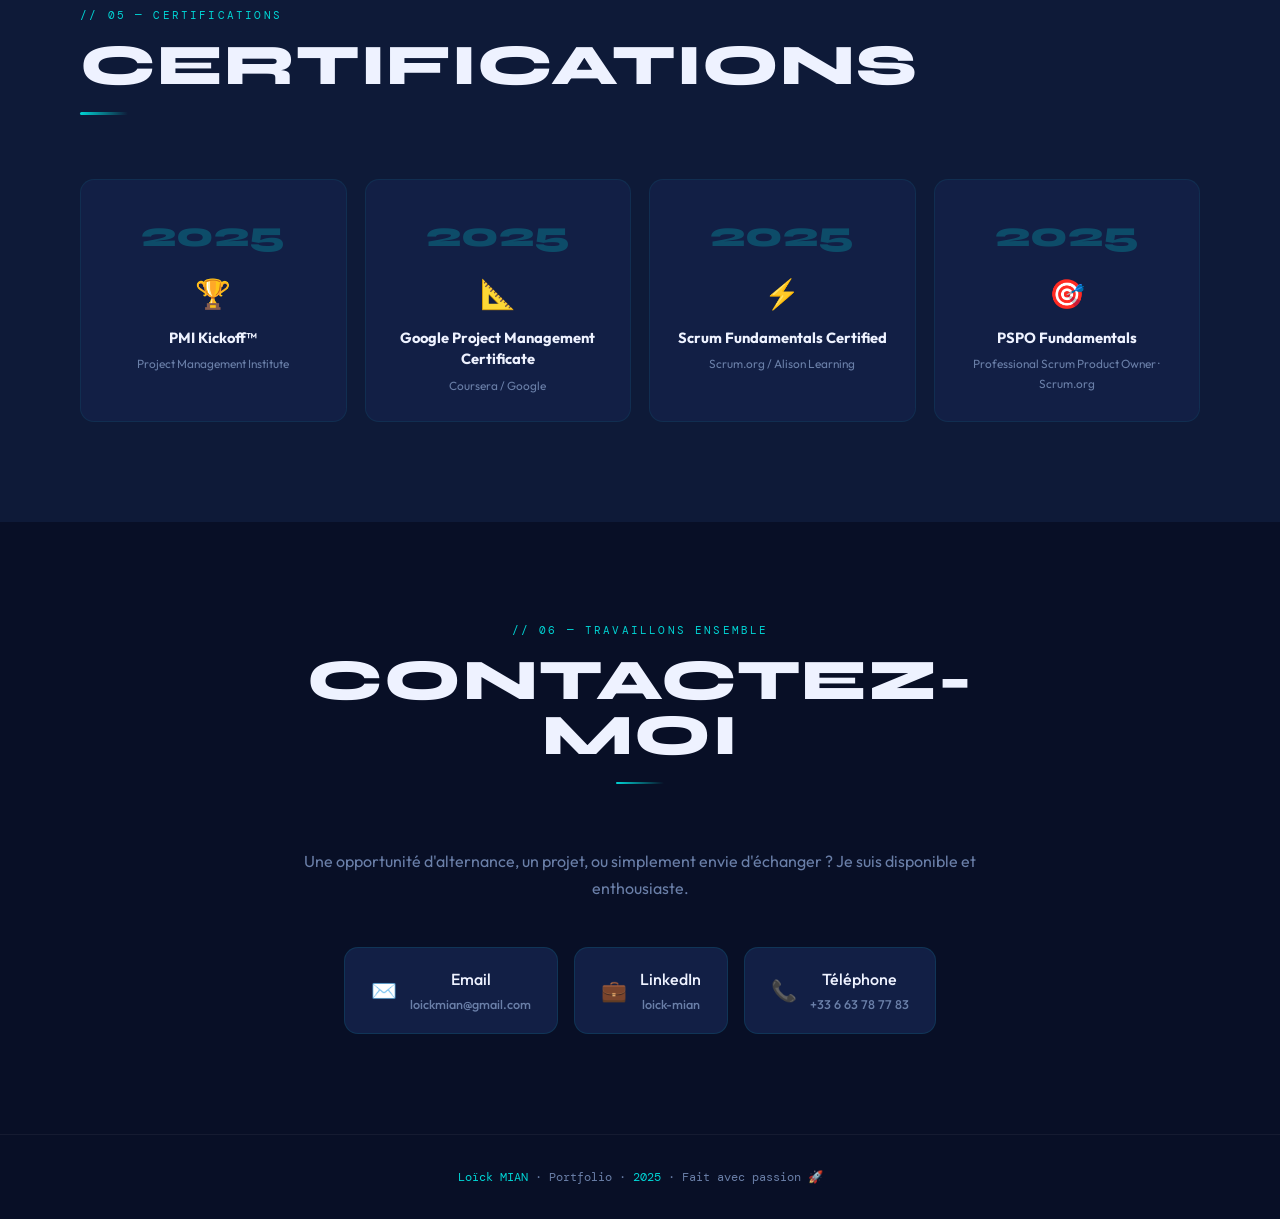
<file: portfolio-loick-3.html>
<!DOCTYPE html>
<html lang="fr">
<head>
<meta charset="UTF-8">
<meta name="viewport" content="width=device-width, initial-scale=1.0">
<title>Loïck MIAN — Portfolio</title>
<link rel="preconnect" href="https://fonts.googleapis.com">
<link href="https://fonts.googleapis.com/css2?family=Syne:wght@400;600;700;800&family=Outfit:wght@300;400;500;600&family=DM+Mono:wght@400;500&display=swap" rel="stylesheet">
<style>
:root {
  --navy:      #080f26;
  --navy-mid:  #0e1a38;
  --navy-card: #121f45;
  --teal:      #00d4d4;
  --teal-light:#00ffee;
  --teal-dim:  rgba(0,212,212,0.08);
  --orange:    #ff8c42;
  --white:     #eef2ff;
  --muted:     #6a7fa8;
  --radius:    14px;
  --FD: 'Syne', sans-serif;
  --FB: 'Outfit', sans-serif;
  --FM: 'DM Mono', monospace;
}

*,*::before,*::after{box-sizing:border-box;margin:0;padding:0}
html{scroll-behavior:smooth}
body{background:var(--navy);color:var(--white);font-family:var(--FB);font-size:16px;line-height:1.65;overflow-x:hidden;cursor:none}

/* ── CUSTOM CURSOR ── */
.cursor{position:fixed;width:10px;height:10px;background:var(--teal);border-radius:50%;pointer-events:none;z-index:9999;transform:translate(-50%,-50%);transition:transform .1s,width .3s,height .3s,opacity .3s;mix-blend-mode:difference}
.cursor-ring{position:fixed;width:36px;height:36px;border:1.5px solid rgba(0,212,212,0.5);border-radius:50%;pointer-events:none;z-index:9998;transform:translate(-50%,-50%);transition:transform .15s ease-out,width .3s,height .3s,border-color .3s}
.cursor.hover{width:20px;height:20px;opacity:.6}
.cursor-ring.hover{width:56px;height:56px;border-color:var(--teal)}

/* ── CANVAS PARTICLES ── */
#particles{position:fixed;inset:0;pointer-events:none;z-index:0;opacity:.45}

/* ── NAV ── */
nav{position:fixed;top:0;left:0;right:0;z-index:100;display:flex;align-items:center;justify-content:space-between;padding:18px 56px;background:rgba(8,15,38,0.82);backdrop-filter:blur(20px);border-bottom:1px solid rgba(0,212,212,0.08);transition:padding .3s}
nav.scrolled{padding:12px 56px;background:rgba(8,15,38,0.96)}
.nav-logo{font-family:var(--FD);font-size:1.5rem;font-weight:800;letter-spacing:0.06em;color:var(--teal);text-decoration:none;position:relative}
.nav-logo span{color:var(--white)}
.nav-links{display:flex;gap:32px;list-style:none}
.nav-links a{color:var(--muted);text-decoration:none;font-size:.76rem;font-weight:600;letter-spacing:.12em;text-transform:uppercase;transition:color .2s;position:relative;padding-bottom:4px}
.nav-links a::after{content:'';position:absolute;bottom:0;left:0;width:0;height:1.5px;background:var(--teal);transition:width .3s}
.nav-links a:hover{color:var(--teal)}
.nav-links a:hover::after{width:100%}
.nav-cta{padding:9px 22px;border-radius:8px;background:var(--teal);color:var(--navy)!important;font-weight:700!important;transition:transform .2s,box-shadow .2s!important}
.nav-cta:hover{transform:translateY(-2px);box-shadow:0 6px 20px rgba(0,212,212,0.3)}
.nav-cta::after{display:none!important}

/* ── HERO ── */
#hero{min-height:100vh;display:grid;grid-template-columns:1fr 1fr;align-items:center;gap:60px;padding:130px 80px 80px;position:relative;z-index:1}
.hero-bg-mesh{position:absolute;inset:0;background:radial-gradient(ellipse 60% 60% at 70% 40%, rgba(0,212,212,0.07) 0%, transparent 70%),radial-gradient(ellipse 40% 40% at 20% 80%, rgba(0,212,212,0.04) 0%, transparent 70%);pointer-events:none}

.hero-eyebrow{display:flex;align-items:center;gap:12px;margin-bottom:20px;opacity:0;animation:fadeUp .7s .1s ease forwards}
.hero-eyebrow-line{width:32px;height:2px;background:var(--teal)}
.hero-eyebrow-text{font-family:var(--FM);font-size:.72rem;letter-spacing:.18em;text-transform:uppercase;color:var(--teal)}

.hero-name{font-family:var(--FD);font-size:clamp(3.5rem,7.5vw,7.5rem);font-weight:800;line-height:.92;letter-spacing:.02em;opacity:0;animation:fadeUp .7s .2s ease forwards}
.hero-name .line2{color:var(--teal);display:block;position:relative}
.hero-name .line2::after{content:'';position:absolute;bottom:-4px;left:0;width:100%;height:2px;background:linear-gradient(90deg,var(--teal),transparent);transform:scaleX(0);transform-origin:left;animation:lineGrow 1s 1s ease forwards}
@keyframes lineGrow{to{transform:scaleX(1)}}

.hero-title-pill{display:inline-flex;align-items:center;gap:8px;margin:22px 0 10px;padding:7px 18px;background:rgba(0,212,212,0.1);border:1px solid rgba(0,212,212,0.28);border-radius:100px;font-size:.8rem;font-weight:600;color:var(--teal);letter-spacing:.06em;opacity:0;animation:fadeUp .7s .3s ease forwards}
.hero-title-pill-dot{width:7px;height:7px;border-radius:50%;background:var(--teal);animation:pulse 2s infinite}
@keyframes pulse{0%,100%{box-shadow:0 0 0 0 rgba(0,212,212,.5)}70%{box-shadow:0 0 0 8px rgba(0,212,212,0)}}

.hero-tagline{font-size:1.05rem;color:var(--muted);max-width:460px;line-height:1.75;margin-bottom:32px;opacity:0;animation:fadeUp .7s .4s ease forwards}
.hero-tagline strong{color:var(--white);font-weight:600}

.hero-ctas{display:flex;gap:14px;flex-wrap:wrap;opacity:0;animation:fadeUp .7s .5s ease forwards}
.btn-primary{padding:14px 34px;border-radius:9px;background:var(--teal);color:var(--navy);font-weight:700;font-size:.88rem;letter-spacing:.06em;text-transform:uppercase;text-decoration:none;border:none;cursor:none;transition:transform .2s,box-shadow .2s;font-family:var(--FB)}
.btn-primary:hover{transform:translateY(-3px);box-shadow:0 10px 30px rgba(0,212,212,.35)}
.btn-ghost{padding:14px 34px;border-radius:9px;background:transparent;border:1px solid rgba(0,212,212,.35);color:var(--teal);font-weight:600;font-size:.88rem;letter-spacing:.06em;text-transform:uppercase;text-decoration:none;cursor:none;transition:background .2s,border-color .2s,transform .2s;font-family:var(--FB)}
.btn-ghost:hover{background:rgba(0,212,212,.08);border-color:var(--teal);transform:translateY(-3px)}

.hero-right{display:flex;flex-direction:column;gap:14px;opacity:0;animation:fadeUp .7s .5s ease forwards}
.hero-card{background:var(--navy-card);border:1px solid rgba(0,212,212,.12);border-radius:var(--radius);padding:22px 26px;position:relative;overflow:hidden;transition:border-color .3s,transform .3s}
.hero-card:hover{border-color:rgba(0,212,212,.3);transform:translateX(4px)}
.hero-card::before{content:'';position:absolute;top:0;left:0;right:0;height:1.5px;background:linear-gradient(90deg,var(--teal),transparent)}
.hero-card-label{font-family:var(--FM);font-size:.66rem;letter-spacing:.16em;text-transform:uppercase;color:var(--teal);margin-bottom:7px;opacity:.8}
.hero-card-value{font-weight:600;font-size:1rem;line-height:1.4}
.hero-card-value.large{font-family:var(--FD);font-size:1.9rem;letter-spacing:.04em;color:var(--teal)}

@keyframes fadeUp{from{opacity:0;transform:translateY(30px)}to{opacity:1;transform:none}}

/* ── ALTERNANCE BANNER ── */
#alternance{padding:0;position:relative;z-index:1}
.alt-banner{margin:0 80px;background:linear-gradient(135deg,rgba(0,212,212,.12) 0%,rgba(0,212,212,.04) 50%,rgba(255,140,66,.06) 100%);border:1px solid rgba(0,212,212,.25);border-radius:20px;padding:48px 60px;display:grid;grid-template-columns:1fr auto;gap:40px;align-items:center;position:relative;overflow:hidden}
.alt-banner::before{content:'';position:absolute;top:-40px;right:-40px;width:200px;height:200px;border-radius:50%;background:radial-gradient(circle,rgba(0,212,212,.12),transparent 70%);pointer-events:none}
.alt-banner-badge{display:inline-flex;align-items:center;gap:8px;padding:5px 14px;background:rgba(255,140,66,.15);border:1px solid rgba(255,140,66,.4);border-radius:100px;font-family:var(--FM);font-size:.68rem;letter-spacing:.14em;text-transform:uppercase;color:var(--orange);margin-bottom:14px}
.alt-banner-badge-dot{width:6px;height:6px;border-radius:50%;background:var(--orange);animation:pulse-orange 2s infinite}
@keyframes pulse-orange{0%,100%{box-shadow:0 0 0 0 rgba(255,140,66,.5)}70%{box-shadow:0 0 0 8px rgba(255,140,66,0)}}
.alt-banner-title{font-family:var(--FD);font-size:2.2rem;font-weight:800;letter-spacing:.03em;margin-bottom:12px;line-height:1.1}
.alt-banner-title span{color:var(--teal)}
.alt-banner-desc{color:var(--muted);font-size:.95rem;line-height:1.7;max-width:540px}
.alt-banner-desc strong{color:var(--white)}
.alt-roles{display:flex;flex-direction:column;gap:12px;min-width:220px}
.alt-role-card{background:rgba(8,15,38,.6);border:1px solid rgba(0,212,212,.2);border-radius:10px;padding:16px 20px;transition:border-color .2s,transform .2s}
.alt-role-card:hover{border-color:var(--teal);transform:translateX(-4px)}
.alt-role-label{font-family:var(--FM);font-size:.62rem;letter-spacing:.14em;text-transform:uppercase;color:var(--teal);margin-bottom:5px}
.alt-role-name{font-weight:600;font-size:.9rem}
.alt-info{display:flex;flex-wrap:wrap;gap:16px;margin-top:18px}
.alt-chip{display:flex;align-items:center;gap:6px;font-size:.78rem;color:var(--muted)}
.alt-chip span{color:var(--white);font-weight:500}

/* ── SECTIONS ── */
section{padding:100px 80px;position:relative;z-index:1}
.section-header{margin-bottom:64px}
.section-label{font-family:var(--FM);font-size:.68rem;letter-spacing:.2em;text-transform:uppercase;color:var(--teal);margin-bottom:14px;display:block}
.section-title{font-family:var(--FD);font-size:clamp(2.4rem,4.5vw,4rem);font-weight:800;line-height:.95;letter-spacing:.02em}
.section-divider{width:48px;height:2.5px;background:linear-gradient(90deg,var(--teal),transparent);margin-top:18px;border-radius:2px}

/* ── ABOUT ── */
#about{background:var(--navy-mid)}
.about-grid{display:grid;grid-template-columns:1fr 1fr;gap:72px;align-items:center}
.about-text{font-size:1.02rem;color:var(--muted);line-height:1.85}
.about-text strong{color:var(--white);font-weight:600}
.about-text p+p{margin-top:18px}
.about-goal{margin-top:28px;padding:20px 22px;background:rgba(0,212,212,.06);border-left:3px solid var(--teal);border-radius:0 10px 10px 0;font-size:.93rem;color:var(--white);font-style:italic;line-height:1.7}
.about-stats{display:grid;grid-template-columns:1fr 1fr;gap:14px}
.stat-box{background:var(--navy-card);border:1px solid rgba(0,212,212,.1);border-radius:var(--radius);padding:26px;text-align:center;transition:transform .25s,border-color .25s;cursor:default}
.stat-box:hover{transform:translateY(-4px);border-color:rgba(0,212,212,.35)}
.stat-number{font-family:var(--FD);font-size:2.8rem;font-weight:800;color:var(--teal);line-height:1}
.stat-desc{font-size:.8rem;color:var(--muted);margin-top:7px;line-height:1.4}

/* ── SKILLS ── */
#skills{background:var(--navy)}
.skills-categories{display:flex;flex-direction:column;gap:56px}
.skill-category-header{display:flex;align-items:center;gap:16px;margin-bottom:22px}
.skill-category-icon{width:42px;height:42px;border-radius:10px;background:rgba(0,212,212,.1);border:1px solid rgba(0,212,212,.22);display:flex;align-items:center;justify-content:center;font-size:1.1rem;flex-shrink:0}
.skill-category-name{font-family:var(--FD);font-size:1.5rem;font-weight:700;letter-spacing:.05em}
.skill-category-line{flex:1;height:1px;background:linear-gradient(90deg,rgba(0,212,212,.25),transparent)}
.skill-tags{display:flex;flex-wrap:wrap;gap:9px}
.stag{display:inline-flex;align-items:center;gap:7px;padding:8px 15px;border-radius:8px;font-size:.83rem;font-weight:500;border:1px solid;transition:transform .2s,box-shadow .2s;cursor:default}
.stag:hover{transform:translateY(-2px);box-shadow:0 6px 18px rgba(0,0,0,.3)}
.stag-core{background:rgba(0,212,212,.1);border-color:rgba(0,212,212,.38);color:var(--white)}
.stag-core .stag-dot{background:var(--teal)}
.stag-secondary{background:rgba(255,255,255,.03);border-color:rgba(255,255,255,.1);color:var(--muted)}
.stag-secondary .stag-dot{background:var(--muted)}
.stag-dot{width:5px;height:5px;border-radius:50%;flex-shrink:0}
.mastery-block{margin-top:28px}
.mastery-row{display:grid;grid-template-columns:150px 1fr 42px;align-items:center;gap:16px;padding:9px 0;border-bottom:1px solid rgba(255,255,255,.04)}
.mastery-row:last-child{border-bottom:none}
.mastery-label{font-size:.86rem;color:var(--white);font-weight:500}
.mastery-bar-bg{background:rgba(255,255,255,.07);border-radius:100px;height:5px;overflow:hidden}
.mastery-bar-fill{height:100%;border-radius:100px;background:linear-gradient(90deg,var(--teal),var(--teal-light));transform:scaleX(0);transform-origin:left;transition:transform 1.2s cubic-bezier(.16,1,.3,1)}
.mastery-bar-fill.animated{transform:scaleX(1)}
.mastery-pct{font-family:var(--FM);font-size:.72rem;color:var(--teal);text-align:right}
.skills-two-col{display:grid;grid-template-columns:1fr 1fr;gap:60px;align-items:start}
.skills-legend{margin-top:40px;display:flex;gap:24px;align-items:center}
.legend-item{display:flex;align-items:center;gap:8px}
.legend-dot{width:9px;height:9px;border-radius:50%}
.legend-text{font-size:.76rem;color:var(--muted)}

/* ── PROJETS ── */
#projets{background:var(--navy-mid)}
.projects-grid{display:grid;grid-template-columns:repeat(auto-fit,minmax(340px,1fr));gap:24px}
.project-card{background:var(--navy-card);border:1px solid rgba(0,212,212,.08);border-radius:var(--radius);padding:32px;position:relative;overflow:hidden;transition:transform .3s cubic-bezier(.16,1,.3,1),border-color .3s,box-shadow .3s}
.project-card:hover{transform:translateY(-8px);border-color:rgba(0,212,212,.35);box-shadow:0 24px 56px rgba(0,0,0,.35),0 0 40px rgba(0,212,212,.06)}
.project-card-accent{position:absolute;top:0;left:0;right:0;height:2.5px}
.accent-teal{background:linear-gradient(90deg,var(--teal),var(--teal-light))}
.accent-orange{background:linear-gradient(90deg,var(--orange),#ffb347)}
.project-glow{position:absolute;top:-60px;right:-60px;width:180px;height:180px;border-radius:50%;background:radial-gradient(circle,rgba(0,212,212,.07),transparent 70%);pointer-events:none;opacity:0;transition:opacity .4s}
.project-card:hover .project-glow{opacity:1}
.project-role{display:inline-block;font-family:var(--FM);font-size:.65rem;letter-spacing:.12em;text-transform:uppercase;color:var(--teal);background:rgba(0,212,212,.1);padding:4px 11px;border-radius:100px;margin-bottom:14px}
.project-title{font-family:var(--FD);font-size:1.7rem;font-weight:700;letter-spacing:.04em;margin-bottom:6px;line-height:1.1}
.project-period{font-family:var(--FM);font-size:.68rem;color:var(--muted);margin-bottom:12px;letter-spacing:.06em}
.project-context{font-size:.87rem;color:var(--muted);margin-bottom:18px;line-height:1.65}
.project-tags{display:flex;flex-wrap:wrap;gap:7px;margin-bottom:20px}
.tag{font-size:.7rem;padding:4px 10px;border-radius:6px;background:rgba(255,255,255,.04);border:1px solid rgba(255,255,255,.09);color:var(--muted)}

/* MÉTRIQUES */
.project-metrics{display:grid;grid-template-columns:1fr 1fr;gap:10px;margin-bottom:20px}
.metric-box{background:rgba(0,212,212,.06);border:1px solid rgba(0,212,212,.14);border-radius:10px;padding:14px 16px;text-align:center;transition:border-color .2s,transform .2s}
.metric-box:hover{border-color:rgba(0,212,212,.35);transform:scale(1.03)}
.metric-number{font-family:var(--FD);font-size:1.8rem;font-weight:700;color:var(--teal);line-height:1}
.metric-number.orange{color:var(--orange)}
.metric-label{font-size:.68rem;color:var(--muted);margin-top:4px;line-height:1.3}

.project-results{border-top:1px solid rgba(255,255,255,.06);padding-top:16px;margin-top:4px}
.project-results-label{font-family:var(--FM);font-size:.65rem;letter-spacing:.12em;text-transform:uppercase;color:var(--teal);margin-bottom:10px}
.project-results ul{list-style:none}
.project-results li{font-size:.86rem;color:var(--muted);padding:3px 0;display:flex;align-items:flex-start;gap:8px}
.project-results li::before{content:'→';color:var(--teal);font-weight:700;flex-shrink:0;margin-top:1px}

/* ── FORMATION ── */
#formation{background:var(--navy)}
.formation-grid{display:grid;grid-template-columns:repeat(auto-fit,minmax(280px,1fr));gap:22px}
.edu-card{background:var(--navy-card);border:1px solid rgba(0,212,212,.1);border-radius:var(--radius);padding:28px;position:relative;overflow:hidden;transition:transform .25s,border-color .25s}
.edu-card:hover{transform:translateY(-4px);border-color:rgba(0,212,212,.32)}
.edu-card::after{content:'';position:absolute;bottom:0;left:0;right:0;height:2px;background:linear-gradient(90deg,var(--teal),transparent);transform:scaleX(0);transform-origin:left;transition:transform .35s}
.edu-card:hover::after{transform:scaleX(1)}
.edu-school{font-family:var(--FM);font-size:.68rem;letter-spacing:.12em;text-transform:uppercase;color:var(--teal);margin-bottom:9px}
.edu-degree{font-weight:700;font-size:1.02rem;margin-bottom:7px}
.edu-detail{font-size:.86rem;color:var(--muted)}

/* ── CERTIFICATIONS ── */
#certifications{background:var(--navy-mid)}
.certs-grid{display:grid;grid-template-columns:repeat(auto-fit,minmax(220px,1fr));gap:18px}
.cert-card{background:var(--navy-card);border:1px solid rgba(0,212,212,.08);border-radius:var(--radius);padding:26px;text-align:center;transition:transform .25s,border-color .25s,box-shadow .25s}
.cert-card:hover{transform:translateY(-5px);border-color:rgba(0,212,212,.38);box-shadow:0 16px 40px rgba(0,0,0,.25)}
.cert-year{font-family:var(--FD);font-size:2.2rem;font-weight:800;color:var(--teal);opacity:.25;margin-bottom:6px}
.cert-icon{font-size:1.8rem;margin-bottom:10px;display:block}
.cert-name{font-weight:700;font-size:.92rem;line-height:1.45}
.cert-org{font-size:.74rem;color:var(--muted);margin-top:6px}

/* ── CONTACT ── */
#contact{background:var(--navy)}
.contact-inner{max-width:680px;margin:0 auto;text-align:center}
.contact-inner .section-header{text-align:center}
.contact-inner .section-divider{margin:18px auto 0}
.contact-subtitle{color:var(--muted);margin-bottom:44px;font-size:1rem;line-height:1.7}
.contact-links{display:flex;flex-wrap:wrap;justify-content:center;gap:16px}
.contact-link{display:flex;align-items:center;gap:13px;padding:18px 26px;border-radius:var(--radius);background:var(--navy-card);border:1px solid rgba(0,212,212,.12);text-decoration:none;color:var(--white);font-weight:500;transition:transform .22s,border-color .22s,box-shadow .22s}
.contact-link:hover{transform:translateY(-4px);border-color:var(--teal);box-shadow:0 10px 30px rgba(0,212,212,.12)}
.contact-link-icon{font-size:1.3rem}
.contact-link-detail{font-size:.79rem;color:var(--muted);margin-top:2px}

footer{text-align:center;padding:32px;border-top:1px solid rgba(255,255,255,.05);font-family:var(--FM);font-size:.76rem;color:var(--muted)}
footer span{color:var(--teal)}

/* ── SCROLL REVEAL ── */
.reveal{opacity:0;transform:translateY(36px);transition:opacity .7s ease,transform .7s ease}
.reveal.visible{opacity:1;transform:none}
.reveal-delay-1{transition-delay:.1s}
.reveal-delay-2{transition-delay:.2s}
.reveal-delay-3{transition-delay:.3s}
.reveal-delay-4{transition-delay:.4s}

/* ── COUNTER ANIMATION ── */
.counter{display:inline-block}

/* ── RESPONSIVE ── */
@media(max-width:960px){
  #hero,.about-grid,.skills-two-col{grid-template-columns:1fr;gap:40px}
  #hero{padding:110px 32px 60px}
  section{padding:80px 32px}
  .alt-banner{margin:0 32px;grid-template-columns:1fr;padding:36px 32px}
  nav{padding:14px 28px}
  .nav-links{gap:18px}
}
@media(max-width:640px){
  .nav-links{display:none}
  #hero{padding:90px 22px 60px}
  section{padding:60px 22px}
  .alt-banner{margin:0 22px;padding:28px 22px}
  .project-metrics{grid-template-columns:1fr 1fr}
  .mastery-row{grid-template-columns:110px 1fr 34px}
}
.hidden{display:none!important}
</style>
</head>
<body>

<canvas id="particles"></canvas>
<div class="cursor" id="cursor"></div>
<div class="cursor-ring" id="cursor-ring"></div>

<!-- NAV -->
<nav id="navbar">
  <a class="nav-logo" href="#hero">L<span>M</span></a>
  <ul class="nav-links">
    <li><a href="#about">À propos</a></li>
    <li><a href="#alternance">Alternance</a></li>
    <li><a href="#skills">Skills</a></li>
    <li><a href="#projets">Projets</a></li>
    <li><a href="#certifications">Certifs</a></li>
    <li><a href="#contact" class="nav-cta">Contact</a></li>
  </ul>
</nav>

<!-- HERO -->
<section id="hero">
  <div class="hero-bg-mesh"></div>
  <div class="hero-left">
    <div class="hero-eyebrow">
      <div class="hero-eyebrow-line"></div>
      <span class="hero-eyebrow-text">Chef de Projet Digital Junior</span>
    </div>
    <h1 class="hero-name">
      LOÏCK
      <span class="line2">MIAN</span>
    </h1>
    <div class="hero-title-pill">
      <span class="hero-title-pill-dot"></span>
      Tech · Business · Produit
    </div>
    <p class="hero-tagline">
      Transformer les <strong>besoins métiers</strong> en solutions digitales concrètes et mesurables.
      Profil à l'intersection du <strong>produit</strong>, de la <strong>tech</strong> et du <strong>business</strong>.
    </p>
    <div class="hero-ctas">
      <a href="#projets" class="btn-primary">Voir mes projets</a>
      <a href="#alternance" class="btn-ghost">Je cherche une alternance →</a>
    </div>
  </div>
  <div class="hero-right">
    <div class="hero-card">
      <div class="hero-card-label">Formation actuelle</div>
      <div class="hero-card-value">Mastère Product Management<br>+ Dev Mobile & IoT — Ynov Paris</div>
    </div>
    <div class="hero-card">
      <div class="hero-card-label">Rythme alternance</div>
      <div class="hero-card-value">1 semaine école / 2 semaines entreprise</div>
    </div>
    <div class="hero-card">
      <div class="hero-card-label">Objectif visé</div>
      <div class="hero-card-value large">IT Product Manager</div>
    </div>
    <div class="hero-card">
      <div class="hero-card-label">Disponibilité · Lieu</div>
      <div class="hero-card-value">📍 Paris, France · Disponible immédiatement</div>
    </div>
  </div>
</section>

<!-- ALTERNANCE BANNER -->
<section id="alternance" style="padding:40px 0 80px">
  <div class="alt-banner reveal">
    <div>
      <div class="alt-banner-badge">
        <span class="alt-banner-badge-dot"></span>
        Recherche active · Sept. 2026
      </div>
      <h2 class="alt-banner-title">Ouvert à l'<span>alternance</span><br>dès septembre 2026</h2>
      <p class="alt-banner-desc">
        Titulaire d'un Bachelor EPITECH et en double Mastère à Ynov Campus Paris, je cherche une alternance
        au rythme <strong>1 semaine école / 2 semaines entreprise</strong>. Polyvalent par formation,
        je suis ouvert aussi bien à des postes côté <strong>Produit</strong> que côté <strong>Développement</strong> —
        ce qui me permet de m'adapter à l'équipe et au contexte de chaque entreprise.
        Bilingue <strong>Français / Anglais</strong>, permis B, basé à Paris.
      </p>
      <div class="alt-info">
        <div class="alt-chip">🗓️ Disponibilité : <span>Sept. 2026 / Immédiate</span></div>
        <div class="alt-chip">📍 Localisation : <span>Paris & IDF</span></div>
        <div class="alt-chip">⏱️ Rythme : <span>1S école / 2S entreprise</span></div>
        <div class="alt-chip">🌐 Langues : <span>FR · EN Courant</span></div>
      </div>
    </div>
    <div class="alt-roles">
      <div class="alt-role-card">
        <div class="alt-role-label">Poste recherché #1</div>
        <div class="alt-role-name">Product Manager / Chef de Projet Digital</div>
      </div>
      <div class="alt-role-card">
        <div class="alt-role-label">Poste recherché #2</div>
        <div class="alt-role-name">Développeur Full-Stack / Mobile (Flutter, React)</div>
      </div>
      <div class="alt-role-card">
        <div class="alt-role-label">Poste recherché #3</div>
        <div class="alt-role-name">Business Analyst / IT Project Manager</div>
      </div>
    </div>
  </div>
</section>

<!-- À PROPOS -->
<section id="about">
  <div class="section-header reveal">
    <span class="section-label">// 01 — Qui suis-je</span>
    <h2 class="section-title">À PROPOS</h2>
    <div class="section-divider"></div>
  </div>
  <div class="about-grid">
    <div class="about-text reveal">
      <p>Passionné par l'intersection entre la technologie et la création de valeur, je suis
        <strong>Chef de Projet Digital Junior</strong> avec une solide base technique issue d'<strong>EPITECH Bénin</strong>.</p>
      <p>Mon profil se situe à la croisée du <strong>produit</strong>, de la <strong>technologie</strong> et du <strong>business</strong>.
        J'accompagne les entreprises dans leur transformation digitale, la structuration de projets IT
        et la création de solutions orientées utilisateurs.</p>
      <p>Je m'appuie sur des méthodologies <strong>agiles</strong> et une compréhension concrète du cycle de vie
        d'un produit digital — de la conception technique à la structuration stratégique.
        Bilingue <strong>Français / Anglais</strong>, je pense résolution de problèmes et impact mesurable.</p>
      <div class="about-goal">
        🎯 Objectif : évoluer en tant que <strong>Product Manager / Chef de projet digital</strong>,
        où la technique sert la vision produit et non l'inverse.
      </div>
    </div>
    <div class="about-stats reveal reveal-delay-2">
      <div class="stat-box">
        <div class="stat-number counter" data-target="3">0</div>
        <div class="stat-desc">Expériences professionnelles</div>
      </div>
      <div class="stat-box">
        <div class="stat-number counter" data-target="4">0</div>
        <div class="stat-desc">Certifications 2025</div>
      </div>
      <div class="stat-box">
        <div class="stat-number"><span class="counter" data-target="15">0</span>+</div>
        <div class="stat-desc">Technologies maîtrisées</div>
      </div>
      <div class="stat-box">
        <div class="stat-number counter" data-target="2">0</div>
        <div class="stat-desc">Langues · FR & EN</div>
      </div>
    </div>
  </div>
</section>

<!-- SKILLS -->
<section id="skills">
  <div class="section-header reveal">
    <span class="section-label">// 02 — Stack & Compétences</span>
    <h2 class="section-title">SKILLS<br>TECHNIQUES</h2>
    <div class="section-divider"></div>
  </div>
  <div class="skills-categories">

    <div class="reveal">
      <div class="skill-category-header">
        <div class="skill-category-icon">💻</div>
        <h3 class="skill-category-name">DÉVELOPPEMENT & STACK</h3>
        <div class="skill-category-line"></div>
      </div>
      <div class="skill-tags">
        <span class="stag stag-core"><span class="stag-dot"></span>JavaScript</span>
        <span class="stag stag-core"><span class="stag-dot"></span>Python</span>
        <span class="stag stag-core"><span class="stag-dot"></span>HTML / CSS</span>
        <span class="stag stag-core"><span class="stag-dot"></span>Flutter</span>
        <span class="stag stag-core"><span class="stag-dot"></span>React</span>
        <span class="stag stag-core"><span class="stag-dot"></span>SQL · MySQL</span>
        <span class="stag stag-core"><span class="stag-dot"></span>Git / GitHub</span>
        <span class="stag stag-core"><span class="stag-dot"></span>Intégration API</span>
        <span class="stag stag-secondary"><span class="stag-dot"></span>Java</span>
        <span class="stag stag-secondary"><span class="stag-dot"></span>C++ / C#</span>
        <span class="stag stag-secondary"><span class="stag-dot"></span>PHP</span>
        <span class="stag stag-secondary"><span class="stag-dot"></span>Linux</span>
        <span class="stag stag-secondary"><span class="stag-dot"></span>Développement Android</span>
        <span class="stag stag-secondary"><span class="stag-dot"></span>Front-End / Back-End</span>
      </div>
    </div>

    <div class="skills-two-col">
      <div class="reveal">
        <div class="skill-category-header">
          <div class="skill-category-icon">📋</div>
          <h3 class="skill-category-name">GESTION DE PROJET</h3>
          <div class="skill-category-line"></div>
        </div>
        <div class="skill-tags">
          <span class="stag stag-core"><span class="stag-dot"></span>Scrum</span>
          <span class="stag stag-core"><span class="stag-dot"></span>Agile</span>
          <span class="stag stag-core"><span class="stag-dot"></span>Kanban</span>
          <span class="stag stag-core"><span class="stag-dot"></span>JIRA</span>
          <span class="stag stag-core"><span class="stag-dot"></span>Notion</span>
          <span class="stag stag-core"><span class="stag-dot"></span>Trello</span>
          <span class="stag stag-core"><span class="stag-dot"></span>ClickUp</span>
          <span class="stag stag-secondary"><span class="stag-dot"></span>WBS</span>
          <span class="stag stag-secondary"><span class="stag-dot"></span>Gestion des risques</span>
        </div>
        <div class="mastery-block">
          <div class="mastery-row"><div class="mastery-label">Scrum / Agile</div><div class="mastery-bar-bg"><div class="mastery-bar-fill" data-width="90"></div></div><div class="mastery-pct">90%</div></div>
          <div class="mastery-row"><div class="mastery-label">JIRA / ClickUp</div><div class="mastery-bar-bg"><div class="mastery-bar-fill" data-width="85"></div></div><div class="mastery-pct">85%</div></div>
          <div class="mastery-row"><div class="mastery-label">Planif. sprints</div><div class="mastery-bar-bg"><div class="mastery-bar-fill" data-width="82"></div></div><div class="mastery-pct">82%</div></div>
          <div class="mastery-row"><div class="mastery-label">Gestion risques</div><div class="mastery-bar-bg"><div class="mastery-bar-fill" data-width="70"></div></div><div class="mastery-pct">70%</div></div>
        </div>
      </div>
      <div class="reveal reveal-delay-2">
        <div class="skill-category-header">
          <div class="skill-category-icon">📊</div>
          <h3 class="skill-category-name">BUSINESS INTELLIGENCE</h3>
          <div class="skill-category-line"></div>
        </div>
        <div class="skill-tags">
          <span class="stag stag-core"><span class="stag-dot"></span>Power BI</span>
          <span class="stag stag-core"><span class="stag-dot"></span>Excel</span>
          <span class="stag stag-core"><span class="stag-dot"></span>Suivi KPIs</span>
          <span class="stag stag-core"><span class="stag-dot"></span>Reporting</span>
          <span class="stag stag-core"><span class="stag-dot"></span>Dashboards</span>
          <span class="stag stag-secondary"><span class="stag-dot"></span>Analyse du ROI</span>
          <span class="stag stag-secondary"><span class="stag-dot"></span>Prévisions budgétaires</span>
        </div>
        <div class="mastery-block">
          <div class="mastery-row"><div class="mastery-label">Power BI</div><div class="mastery-bar-bg"><div class="mastery-bar-fill" data-width="80"></div></div><div class="mastery-pct">80%</div></div>
          <div class="mastery-row"><div class="mastery-label">Excel</div><div class="mastery-bar-bg"><div class="mastery-bar-fill" data-width="88"></div></div><div class="mastery-pct">88%</div></div>
          <div class="mastery-row"><div class="mastery-label">KPIs / Reporting</div><div class="mastery-bar-bg"><div class="mastery-bar-fill" data-width="85"></div></div><div class="mastery-pct">85%</div></div>
          <div class="mastery-row"><div class="mastery-label">Analyse ROI</div><div class="mastery-bar-bg"><div class="mastery-bar-fill" data-width="72"></div></div><div class="mastery-pct">72%</div></div>
        </div>
      </div>
    </div>

    <div class="skills-two-col">
      <div class="reveal">
        <div class="skill-category-header">
          <div class="skill-category-icon">💰</div>
          <h3 class="skill-category-name">FINANCE & OPS</h3>
          <div class="skill-category-line"></div>
        </div>
        <div class="skill-tags">
          <span class="stag stag-core"><span class="stag-dot"></span>Gestion budgétaire</span>
          <span class="stag stag-core"><span class="stag-dot"></span>Allocation ressources</span>
          <span class="stag stag-secondary"><span class="stag-dot"></span>Reporting financier</span>
          <span class="stag stag-secondary"><span class="stag-dot"></span>Suivi des coûts</span>
          <span class="stag stag-secondary"><span class="stag-dot"></span>Gestion fournisseurs</span>
        </div>
      </div>
      <div class="reveal reveal-delay-2">
        <div class="skill-category-header">
          <div class="skill-category-icon">🤝</div>
          <h3 class="skill-category-name">SOFT SKILLS</h3>
          <div class="skill-category-line"></div>
        </div>
        <div class="skill-tags">
          <span class="stag stag-core"><span class="stag-dot"></span>Leadership</span>
          <span class="stag stag-core"><span class="stag-dot"></span>Bilingue FR / EN</span>
          <span class="stag stag-core"><span class="stag-dot"></span>Pensée stratégique</span>
          <span class="stag stag-core"><span class="stag-dot"></span>Communication</span>
          <span class="stag stag-secondary"><span class="stag-dot"></span>Résolution de conflits</span>
          <span class="stag stag-secondary"><span class="stag-dot"></span>Mentorat</span>
          <span class="stag stag-secondary"><span class="stag-dot"></span>Rédaction technique</span>
        </div>
      </div>
    </div>

  </div>
  <div class="skills-legend reveal">
    <div class="legend-item"><div class="legend-dot" style="background:var(--teal)"></div><span class="legend-text">Maîtrise forte</span></div>
    <div class="legend-item"><div class="legend-dot" style="background:var(--muted)"></div><span class="legend-text">Pratique / En développement</span></div>
  </div>
</section>

<!-- PROJETS & EXPÉRIENCES -->
<section id="projets">
  <div class="section-header reveal">
    <span class="section-label">// 03 — Expériences & Impact</span>
    <h2 class="section-title">PROJETS &<br>EXPÉRIENCES</h2>
    <div class="section-divider"></div>
  </div>
  <div class="projects-grid">

    <!-- IMPACT PLUS -->
    <div class="project-card reveal">
      <div class="project-card-accent accent-teal"></div>
      <div class="project-glow"></div>
      <div class="project-role">Chef de Projet Digital & Responsable IT</div>
      <h3 class="project-title">IMPACT PLUS</h3>
      <div class="project-period">Nov. 2023 – Juin 2024 · Cabinet de conseil · Cotonou, Bénin</div>
      <p class="project-context">Modernisation complète des processus internes et de l'infrastructure IT d'un cabinet en pleine croissance.</p>
      <!-- MÉTRIQUES CHIFFRÉES -->
      <div class="project-metrics">
        <div class="metric-box">
          <div class="metric-number counter" data-target="42">0</div><span class="metric-number">%</span>
          <div class="metric-label">Gain de productivité</div>
        </div>
        <div class="metric-box">
          <div class="metric-number counter orange" data-target="60" style="color:var(--orange)">0</div><span class="metric-number orange" style="color:var(--orange)">%</span>
          <div class="metric-label">Réduction perte de temps</div>
        </div>
        <div class="metric-box">
          <div class="metric-number counter" data-target="100">0</div><span class="metric-number">%</span>
          <div class="metric-label">Docs numérisés</div>
        </div>
        <div class="metric-box">
          <div class="metric-number counter orange" data-target="30" style="color:var(--orange)">0</div><span class="metric-number orange" style="color:var(--orange)">j</span>
          <div class="metric-label">Déploiement TECHhub</div>
        </div>
      </div>
      <div class="project-tags">
        <span class="tag">Transformation Digitale</span><span class="tag">IT Management</span><span class="tag">Formations</span><span class="tag">TECHhub</span>
      </div>
      <div class="project-results">
        <div class="project-results-label">Réalisations clés</div>
        <ul>
          <li>Développement et déploiement de TECHhub — plateforme interne coworking + gestion des tâches</li>
          <li>Numérisation complète des documents internes du cabinet</li>
          <li>Formations utilisateurs et ateliers de gestion du changement</li>
          <li>Reporting exécutif et coordination des parties prenantes</li>
        </ul>
      </div>
    </div>

    <!-- DREAMXR -->
    <div class="project-card reveal reveal-delay-1">
      <div class="project-card-accent accent-teal"></div>
      <div class="project-glow"></div>
      <div class="project-role">Assistant Chef de Projet</div>
      <h3 class="project-title">DREAMXR</h3>
      <div class="project-period">Jan. – Avr. 2025 · Projets AR/Digital · Cotonou, Bénin</div>
      <p class="project-context">Gestion de projets digitaux innovants intégrant des expériences de Réalité Augmentée en mode agile.</p>
      <div class="project-metrics">
        <div class="metric-box">
          <div class="metric-number counter" data-target="35">0</div><span class="metric-number">%</span>
          <div class="metric-label">Hausse de vélocité</div>
        </div>
        <div class="metric-box">
          <div class="metric-number counter orange" data-target="28" style="color:var(--orange)">0</div><span class="metric-number orange" style="color:var(--orange)">%</span>
          <div class="metric-label">Délais réduits</div>
        </div>
        <div class="metric-box">
          <div class="metric-number counter" data-target="3">0</div><span class="metric-number">+</span>
          <div class="metric-label">Projets livrés</div>
        </div>
        <div class="metric-box">
          <div class="metric-number counter orange" data-target="95" style="color:var(--orange)">0</div><span class="metric-number orange" style="color:var(--orange)">%</span>
          <div class="metric-label">Taux de livraison</div>
        </div>
      </div>
      <div class="project-tags">
        <span class="tag">AR</span><span class="tag">Scrum</span><span class="tag">JIRA</span><span class="tag">ClickUp</span><span class="tag">KPIs</span>
      </div>
      <div class="project-results">
        <div class="project-results-label">Réalisations clés</div>
        <ul>
          <li>Planification et suivi de sprints avec méthodes agiles (JIRA, ClickUp, Trello)</li>
          <li>Coordination inter-fonctionnelle équipes tech / métiers / clients</li>
          <li>Documentation via rapports de statut et demandes de changement</li>
          <li>Rétrospectives et boucles de feedback pour l'amélioration continue</li>
        </ul>
      </div>
    </div>

    <!-- SOCAR -->
    <div class="project-card reveal reveal-delay-2">
      <div class="project-card-accent accent-teal"></div>
      <div class="project-glow"></div>
      <div class="project-role">Asst. Chef de Projet Marketing Digital</div>
      <h3 class="project-title">SOCAR BÉNIN</h3>
      <div class="project-period">Août – Déc. 2022 · E-commerce & Marketing · Cotonou, Bénin</div>
      <p class="project-context">Refonte de la stratégie digitale et optimisation du catalogue e-commerce pour développer la visibilité de la marque.</p>
      <div class="project-metrics">
        <div class="metric-box">
          <div class="metric-number counter" data-target="48">0</div><span class="metric-number">%</span>
          <div class="metric-label">Croissance trafic web</div>
        </div>
        <div class="metric-box">
          <div class="metric-number counter orange" data-target="22" style="color:var(--orange)">0</div><span class="metric-number orange" style="color:var(--orange)">%</span>
          <div class="metric-label">Hausse des ventes</div>
        </div>
        <div class="metric-box">
          <div class="metric-number counter" data-target="3">0</div><span class="metric-number">x</span>
          <div class="metric-label">Engagement social</div>
        </div>
        <div class="metric-box">
          <div class="metric-number counter orange" data-target="100" style="color:var(--orange)">0</div><span class="metric-number orange" style="color:var(--orange)">%</span>
          <div class="metric-label">Site refondu</div>
        </div>
      </div>
      <div class="project-tags">
        <span class="tag">Marketing Digital</span><span class="tag">E-commerce</span><span class="tag">Social Media</span><span class="tag">SEO</span>
      </div>
      <div class="project-results">
        <div class="project-results-label">Réalisations clés</div>
        <ul>
          <li>Stratégie réseaux sociaux, e-mailing et campagnes sponsorisées</li>
          <li>Refonte complète et remodélisation du site e-commerce</li>
          <li>Création de contenus visuels et rédactionnels multi-plateformes</li>
        </ul>
      </div>
    </div>

    <!-- LBT -->
    <div class="project-card reveal reveal-delay-3">
      <div class="project-card-accent accent-orange"></div>
      <div class="project-glow"></div>
      <div class="project-role">Fondateur & Porteur de projet</div>
      <h3 class="project-title">LA BOUTIQUE TECH</h3>
      <div class="project-period">Projet entrepreneurial · Distribution tech premium</div>
      <p class="project-context">Création d'une entreprise de distribution de produits tech premium face à un marché saturé de produits reconditionnés de faible qualité.</p>
      <div class="project-metrics">
        <div class="metric-box">
          <div class="metric-number" style="color:var(--orange);font-family:var(--FD);font-size:1.8rem">0→1</div>
          <div class="metric-label">Création from scratch</div>
        </div>
        <div class="metric-box">
          <div class="metric-number counter" data-target="100">0</div><span class="metric-number">%</span>
          <div class="metric-label">Vision produit propre</div>
        </div>
        <div class="metric-box">
          <div class="metric-number counter orange" data-target="5" style="color:var(--orange)">0</div><span class="metric-number orange" style="color:var(--orange)">+</span>
          <div class="metric-label">Outils digitaux déployés</div>
        </div>
        <div class="metric-box">
          <div class="metric-number counter" data-target="100">0</div><span class="metric-number">%</span>
          <div class="metric-label">Stratégie autonome</div>
        </div>
      </div>
      <div class="project-tags">
        <span class="tag">Entrepreneuriat</span><span class="tag">Vision produit</span><span class="tag">Stratégie</span><span class="tag">Outils digitaux</span>
      </div>
      <div class="project-results">
        <div class="project-results-label">Contributions clés</div>
        <ul>
          <li>Analyse marché & positionnement premium différenciant</li>
          <li>Structuration de l'offre produit et de la proposition de valeur</li>
          <li>Mise en place des outils digitaux (présence en ligne, CRM, processus)</li>
          <li>Gestion des décisions stratégiques et opérationnelles end-to-end</li>
        </ul>
      </div>
    </div>

  </div>
</section>

<!-- FORMATION -->
<section id="formation">
  <div class="section-header reveal">
    <span class="section-label">// 04 — Parcours académique</span>
    <h2 class="section-title">FORMATION</h2>
    <div class="section-divider"></div>
  </div>
  <div class="formation-grid">
    <div class="edu-card reveal">
      <div class="edu-school">Ynov Campus Paris</div>
      <div class="edu-degree">Mastère Product Management</div>
      <div class="edu-detail">En cours · Paris, France</div>
    </div>
    <div class="edu-card reveal reveal-delay-1">
      <div class="edu-school">Ynov Campus Paris</div>
      <div class="edu-degree">Mastère Développement Mobile & IoT</div>
      <div class="edu-detail">En cours · Paris, France</div>
    </div>
    <div class="edu-card reveal reveal-delay-2">
      <div class="edu-school">EPITECH Bénin</div>
      <div class="edu-degree">Bachelor en Expertise Informatique</div>
      <div class="edu-detail">2021 – 2024 · Cotonou, Bénin</div>
    </div>
  </div>
</section>

<!-- CERTIFICATIONS -->
<section id="certifications">
  <div class="section-header reveal">
    <span class="section-label">// 05 — Certifications</span>
    <h2 class="section-title">CERTIFICATIONS</h2>
    <div class="section-divider"></div>
  </div>
  <div class="certs-grid">
    <div class="cert-card reveal">
      <div class="cert-year">2025</div><span class="cert-icon">🏆</span>
      <div class="cert-name">PMI Kickoff™</div>
      <div class="cert-org">Project Management Institute</div>
    </div>
    <div class="cert-card reveal reveal-delay-1">
      <div class="cert-year">2025</div><span class="cert-icon">📐</span>
      <div class="cert-name">Google Project Management Certificate</div>
      <div class="cert-org">Coursera / Google</div>
    </div>
    <div class="cert-card reveal reveal-delay-2">
      <div class="cert-year">2025</div><span class="cert-icon">⚡</span>
      <div class="cert-name">Scrum Fundamentals Certified</div>
      <div class="cert-org">Scrum.org / Alison Learning</div>
    </div>
    <div class="cert-card reveal reveal-delay-3">
      <div class="cert-year">2025</div><span class="cert-icon">🎯</span>
      <div class="cert-name">PSPO Fundamentals</div>
      <div class="cert-org">Professional Scrum Product Owner · Scrum.org</div>
    </div>
  </div>
</section>

<!-- CONTACT -->
<section id="contact">
  <div class="contact-inner">
    <div class="section-header reveal">
      <span class="section-label">// 06 — Travaillons ensemble</span>
      <h2 class="section-title">CONTACTEZ-MOI</h2>
      <div class="section-divider"></div>
    </div>
    <p class="contact-subtitle reveal">Une opportunité d'alternance, un projet, ou simplement envie d'échanger ? Je suis disponible et enthousiaste.</p>
    <div class="contact-links reveal">
      <a href="mailto:loickmian@gmail.com" class="contact-link">
        <span class="contact-link-icon">✉️</span>
        <div><div>Email</div><div class="contact-link-detail">loickmian@gmail.com</div></div>
      </a>
      <a href="https://www.linkedin.com/in/loick-mian-843382281" target="_blank" class="contact-link">
        <span class="contact-link-icon">💼</span>
        <div><div>LinkedIn</div><div class="contact-link-detail">loick-mian</div></div>
      </a>
      <a href="tel:+33663787783" class="contact-link">
        <span class="contact-link-icon">📞</span>
        <div><div>Téléphone</div><div class="contact-link-detail">+33 6 63 78 77 83</div></div>
      </a>
    </div>
  </div>
</section>

<footer><span>Loïck MIAN</span> · Portfolio · <span>2025</span> · Fait avec passion 🚀</footer>

<script>
/* ── CUSTOM CURSOR ── */
const cur = document.getElementById('cursor');
const ring = document.getElementById('cursor-ring');
let mx=0,my=0,rx=0,ry=0;
document.addEventListener('mousemove',e=>{mx=e.clientX;my=e.clientY;cur.style.left=mx+'px';cur.style.top=my+'px'});
function animRing(){rx+=(mx-rx)*.12;ry+=(my-ry)*.12;ring.style.left=rx+'px';ring.style.top=ry+'px';requestAnimationFrame(animRing)}
animRing();
document.querySelectorAll('a,button,.stag,.project-card,.stat-box,.cert-card,.metric-box').forEach(el=>{
  el.addEventListener('mouseenter',()=>{cur.classList.add('hover');ring.classList.add('hover')});
  el.addEventListener('mouseleave',()=>{cur.classList.remove('hover');ring.classList.remove('hover')});
});

/* ── NAV SCROLL ── */
const nav=document.getElementById('navbar');
window.addEventListener('scroll',()=>nav.classList.toggle('scrolled',scrollY>60));

/* ── PARTICLES ── */
const canvas=document.getElementById('particles');
const ctx=canvas.getContext('2d');
let W,H,pts=[];
function resize(){W=canvas.width=window.innerWidth;H=canvas.height=window.innerHeight}
resize();window.addEventListener('resize',resize);
for(let i=0;i<70;i++)pts.push({x:Math.random()*2000,y:Math.random()*1200,vx:(Math.random()-.5)*.18,vy:(Math.random()-.5)*.18,r:Math.random()*1.2+.3,a:Math.random()*.5+.15});
function drawPts(){
  ctx.clearRect(0,0,W,H);
  pts.forEach(p=>{p.x+=p.vx;p.y+=p.vy;if(p.x<0||p.x>W)p.vx*=-1;if(p.y<0||p.y>H)p.vy*=-1;ctx.beginPath();ctx.arc(p.x,p.y,p.r,0,Math.PI*2);ctx.fillStyle=`rgba(0,212,212,${p.a})`;ctx.fill()});
  pts.forEach((p,i)=>pts.slice(i+1).forEach(q=>{const d=Math.hypot(p.x-q.x,p.y-q.y);if(d<120){ctx.beginPath();ctx.moveTo(p.x,p.y);ctx.lineTo(q.x,q.y);ctx.strokeStyle=`rgba(0,212,212,${.12*(1-d/120)})`;ctx.lineWidth=.6;ctx.stroke()}}));
  requestAnimationFrame(drawPts);
}
drawPts();

/* ── SCROLL REVEAL ── */
const revObs=new IntersectionObserver(entries=>{
  entries.forEach(e=>{
    if(e.isIntersecting){
      e.target.classList.add('visible');
      // Animate bars inside
      e.target.querySelectorAll('.mastery-bar-fill').forEach(b=>{
        b.style.width=b.dataset.width+'%';
        b.classList.add('animated');
      });
      // Animate counters inside
      e.target.querySelectorAll('.counter').forEach(animCounter);
    }
  });
},{threshold:.1});
document.querySelectorAll('.reveal').forEach(el=>revObs.observe(el));

/* Also trigger bars/counters on direct .reveal elements */
const rootObs=new IntersectionObserver(entries=>{
  entries.forEach(e=>{
    if(e.isIntersecting){
      e.target.querySelectorAll('.mastery-bar-fill').forEach(b=>{
        b.style.width=b.dataset.width+'%';
        b.classList.add('animated');
      });
    }
  });
},{threshold:.1});
document.querySelectorAll('section').forEach(s=>rootObs.observe(s));

/* ── COUNTER ANIMATION ── */
function animCounter(el){
  if(el.dataset.done) return;
  el.dataset.done='1';
  const target=+el.dataset.target;
  const dur=1400;
  const start=performance.now();
  function step(now){
    const t=Math.min((now-start)/dur,1);
    const ease=1-Math.pow(1-t,3);
    el.textContent=Math.round(ease*target);
    if(t<1)requestAnimationFrame(step);
    else el.textContent=target;
  }
  requestAnimationFrame(step);
}

/* Trigger counters when stat boxes come into view */
const cntObs=new IntersectionObserver(entries=>{
  entries.forEach(e=>{
    if(e.isIntersecting) e.target.querySelectorAll('.counter').forEach(animCounter);
  });
},{threshold:.2});
document.querySelectorAll('.stat-box,.project-metrics,.about-stats').forEach(el=>cntObs.observe(el));
</script>
</body>
</html>
</file>
<file: css/expedition.css>
:root{
  --bg:#050815; --bg2:#0a1026; --card:rgba(16,22,46,.72); --card2:rgba(22,30,60,.8);
  --ink:#eef1f8; --mute:#a3abc0; --dim:#6f7893; --line:rgba(190,205,255,.12); --line2:rgba(190,205,255,.22);
  --gold:#f2c46d; --gold2:#ffdca0; --sky:#8cc8ff; --violet:#a891ff;
  --serif:"Instrument Serif",Georgia,serif; --sans:"Manrope",system-ui,sans-serif; --mono:"JetBrains Mono",ui-monospace,monospace;
  --r:16px; --gut:clamp(16px,4vw,40px);
  color-scheme:dark;
}
*{box-sizing:border-box}
html{scroll-behavior:smooth;scroll-padding-top:80px;-webkit-text-size-adjust:100%}
body{margin:0;background:var(--bg);color:var(--ink);font:400 16px/1.6 var(--sans);overflow-x:hidden;-webkit-font-smoothing:antialiased}
img,svg{display:block;max-width:100%}
a{color:inherit}
button{font:inherit;color:inherit;cursor:pointer}
::selection{background:var(--gold);color:#1a1205}
:focus-visible{outline:2px solid var(--sky);outline-offset:3px;border-radius:6px}
.sr{position:absolute;width:1px;height:1px;overflow:hidden;clip:rect(0 0 0 0)}
.mono{font-family:var(--mono);letter-spacing:.08em;text-transform:uppercase}
.small{font-size:11px;color:var(--mute)}
#sky{position:fixed;inset:0;width:100%;height:100%;z-index:0;pointer-events:none}
main,footer,.nav{position:relative;z-index:1}

/* buttons */
.btn{display:inline-flex;align-items:center;gap:8px;padding:12px 20px;border-radius:999px;border:1px solid var(--line2);background:rgba(255,255,255,.03);text-decoration:none;font-weight:600;font-size:14px;letter-spacing:.01em;transition:background .2s,border-color .2s,transform .2s,color .2s;white-space:nowrap}
.btn:hover{background:rgba(255,255,255,.08);border-color:rgba(255,255,255,.35)}
.btn.primary{background:var(--ink);color:#0a0f22;border-color:var(--ink)}
.btn.primary:hover{background:#fff;transform:translateY(-1px)}
.btn.gold{background:var(--gold);color:#1d1406;border-color:var(--gold)}
.btn.gold:hover{background:var(--gold2)}
.btn.ghost{background:transparent}
.btn.sm{padding:8px 14px;font-size:13px}

/* nav */
.nav{position:fixed;top:0;left:0;right:0;z-index:20;display:flex;align-items:center;gap:20px;padding:14px var(--gut);background:linear-gradient(rgba(5,8,21,.85),rgba(5,8,21,.55));backdrop-filter:blur(14px);-webkit-backdrop-filter:blur(14px);border-bottom:1px solid var(--line)}
.logo{display:flex;align-items:center;gap:10px;text-decoration:none;font-weight:700}
.lm{display:grid;place-items:center;width:34px;height:34px;border-radius:50%;border:1px solid var(--gold);color:var(--gold);font:600 12px var(--mono);letter-spacing:.05em}
.nav .links{display:flex;gap:4px;margin-left:auto}
.nav .links a{padding:8px 12px;border-radius:999px;text-decoration:none;color:var(--mute);font-size:14px;font-weight:500;transition:color .2s,background .2s}
.nav .links a:hover,.nav .links a.on{color:var(--ink);background:rgba(255,255,255,.06)}
.nav-r{display:flex;align-items:center;gap:10px}
.lang{display:flex;border:1px solid var(--line2);border-radius:999px;padding:3px}
.lang button{border:0;background:transparent;padding:5px 10px;border-radius:999px;font:500 12px var(--mono);color:var(--mute)}
.lang button[aria-pressed=true]{background:rgba(255,255,255,.12);color:var(--ink)}
.prog{position:absolute;left:0;right:0;bottom:-1px;height:2px}
.prog i{display:block;height:100%;width:0;background:linear-gradient(90deg,var(--gold),var(--sky))}

/* reveal */
.reveal{opacity:0;transform:translateY(22px);transition:opacity .9s cubic-bezier(.2,.7,.2,1),transform .9s cubic-bezier(.2,.7,.2,1)}
.reveal.in{opacity:1;transform:none}

/* hero */
.hero{min-height:100svh;display:grid;grid-template-columns:minmax(0,1.05fr) minmax(0,.95fr);align-items:center;gap:20px;padding:110px var(--gut) 60px;max-width:1280px;margin:0 auto;position:relative}
.kicker{font:500 12px var(--mono);letter-spacing:.22em;text-transform:uppercase;color:var(--gold);margin:0 0 22px;display:flex;align-items:center;gap:12px}
.kicker::before{content:"";width:28px;height:1px;background:var(--gold)}
h1,h2{font-family:var(--serif);font-weight:400;letter-spacing:-.01em;margin:0}
h1{font-size:clamp(46px,7.4vw,104px);line-height:.98}
h1 em,h2 em{font-style:italic;color:var(--gold2)}
.lead{font-size:clamp(17px,1.5vw,19px);color:var(--mute);max-width:540px;margin:26px 0 30px}
.lead b{color:var(--ink);font-weight:600}
.cta{display:flex;flex-wrap:wrap;gap:12px}
.facts{list-style:none;padding:0;margin:34px 0 0;display:flex;flex-wrap:wrap;gap:10px 22px;font-size:14px;color:var(--mute)}
.facts li{display:flex;align-items:center;gap:8px}
.dot{width:8px;height:8px;border-radius:50%;background:var(--sky)}
.dot.live{background:#5be3a1;box-shadow:0 0 0 0 rgba(91,227,161,.6);animation:ping 2.4s infinite}
@keyframes ping{70%{box-shadow:0 0 0 9px rgba(91,227,161,0)}100%{box-shadow:0 0 0 0 rgba(91,227,161,0)}}
.hero-scene{position:relative;height:min(78svh,640px);min-height:440px}
.planet{position:absolute;left:50%;bottom:-38%;width:150%;aspect-ratio:1;transform:translateX(-50%);border-radius:50%;
  background:radial-gradient(circle at 50% 8%,#2a2f57 0%,#171b3a 30%,#0c0f24 60%,#070918 100%);
  box-shadow:inset 0 2px 0 rgba(170,190,255,.35),inset 0 26px 50px -20px rgba(140,160,255,.25),0 -10px 60px -20px rgba(120,140,255,.25)}
.crater{position:absolute;border-radius:50%;background:radial-gradient(circle at 40% 35%,rgba(0,0,0,.35),rgba(255,255,255,.04) 70%)}
.c1{width:9%;aspect-ratio:2.6;left:26%;top:6%}.c2{width:5%;aspect-ratio:2.6;left:62%;top:4.2%}.c3{width:3%;aspect-ratio:2.6;left:44%;top:9%}
.moon{position:absolute;right:6%;top:4%;width:78px;height:78px;border-radius:50%;background:radial-gradient(circle at 35% 35%,#e9e3d3,#a79f8d 60%,#5d574b);opacity:.85;box-shadow:inset -14px -10px 24px rgba(0,0,0,.45)}
.explorer-wrap{position:absolute;left:50%;bottom:calc(min(78svh,640px)*0 + 8%);transform:translateX(-46%);width:min(270px,62%)}
.explorer{width:100%;height:auto;overflow:visible;cursor:pointer;filter:drop-shadow(0 18px 24px rgba(0,0,0,.45))}
.bubble{position:absolute;left:62%;bottom:86%;width:max-content;max-width:260px;padding:12px 16px;border-radius:16px 16px 16px 4px;background:var(--ink);color:#0b1024;font-size:14px;font-weight:600;line-height:1.4;opacity:0;transform:translateY(8px) scale(.96);transform-origin:0 100%;transition:opacity .4s,transform .4s;box-shadow:0 14px 40px rgba(0,0,0,.4)}
.bubble.on{opacity:1;transform:none}
.bubble span::after{content:"";display:inline-block;width:2px;height:1em;background:currentColor;margin-left:2px;vertical-align:-2px;animation:blink 1s steps(1) infinite}
.bubble.done span::after{display:none}
@keyframes blink{50%{opacity:0}}
.scroll-cue{position:absolute;left:50%;bottom:22px;width:24px;height:38px;border:1px solid var(--line2);border-radius:14px;transform:translateX(-50%)}
.scroll-cue span{position:absolute;left:50%;top:8px;width:3px;height:7px;margin-left:-1.5px;border-radius:2px;background:var(--ink);animation:cue 2s infinite}
@keyframes cue{60%{transform:translateY(12px);opacity:0}100%{opacity:0}}
/* explorer parts */
.ex-arm-wave{transform-origin:104px 104px;animation:wave 2.6s ease-in-out infinite}
@keyframes wave{0%,60%,100%{transform:rotate(0)}10%,30%{transform:rotate(-14deg)}20%,40%{transform:rotate(6deg)}}
.ex-flag{transform-origin:0 0;animation:flag 3s ease-in-out infinite}
@keyframes flag{50%{transform:skewY(-5deg) scaleX(.94)}}
.ex-glint{animation:glint 5s ease-in-out infinite}
@keyframes glint{0%,70%,100%{opacity:.25}80%{opacity:.9}}
.ex-light{animation:lights 1.6s steps(2) infinite}
@keyframes lights{50%{opacity:.25}}

/* sections */
.sec{padding:clamp(80px,12vw,150px) 0}
.wrap{max-width:1180px;margin:0 auto;padding:0 var(--gut)}
.eyebrow{display:flex;align-items:center;gap:14px;font:500 12px var(--mono);letter-spacing:.2em;text-transform:uppercase;color:var(--mute);margin:0 0 26px}
.eyebrow span:first-child{color:var(--gold);border:1px solid rgba(242,196,109,.4);padding:3px 8px;border-radius:999px;letter-spacing:.08em}
h2{font-size:clamp(36px,5vw,64px);line-height:1.04;max-width:900px}
.sub{color:var(--mute);font-size:18px;max-width:680px;margin:18px 0 0}

/* about */
.about-grid{display:grid;grid-template-columns:minmax(0,.85fr) minmax(0,1.15fr);gap:clamp(28px,5vw,70px);align-items:start}
.about-card{border:1px solid var(--line);border-radius:22px;background:var(--card);padding:22px 22px 24px;position:sticky;top:100px}
.route-map{width:100%;height:auto}
.route-map text{font:500 10px var(--mono);letter-spacing:.18em;fill:var(--mute)}
.coords{display:flex;justify-content:space-between;font:12px var(--mono);color:var(--mute);border-top:1px solid var(--line);padding-top:14px;margin:6px 0 14px}
.about-card p{margin:0;line-height:1.7;text-transform:none;letter-spacing:.02em}
.about-txt h2{margin-bottom:24px}
.big{font-size:clamp(18px,1.7vw,21px);line-height:1.6;color:var(--ink);margin:0 0 26px}
.log{list-style:none;padding:0;margin:0;display:grid;gap:14px}
.log li{position:relative;padding-left:30px;color:var(--mute)}
.log li::before{content:"";position:absolute;left:2px;top:.62em;width:14px;height:1px;background:var(--gold)}
.principles{display:grid;grid-template-columns:repeat(3,1fr);gap:16px;margin-top:clamp(50px,7vw,90px)}
.pr{border-top:1px solid var(--line2);padding-top:20px}
.pr .n{font:500 12px var(--mono);color:var(--gold)}
.pr h3{font:400 28px/1.15 var(--serif);margin:10px 0 10px}
.pr p{margin:0;color:var(--mute);font-size:15px}

/* stats */
.stats{padding-top:20px}
.stat-grid{display:grid;grid-template-columns:repeat(4,1fr);border:1px solid var(--line);border-radius:22px;overflow:hidden;background:var(--card)}
.stat{padding:28px 24px;border-right:1px solid var(--line);border-bottom:1px solid var(--line)}
.stat:nth-child(4n){border-right:0}
.stat:nth-last-child(-n+4){border-bottom:0}
.stat b{display:block;font:400 clamp(44px,5vw,64px)/1 var(--serif);color:var(--ink)}
.stat b sup{font-size:.45em;color:var(--gold);vertical-align:top;margin-left:2px}
.stat span{display:block;margin-top:10px;color:var(--mute);font-size:14px;line-height:1.45}
.stat em{display:block;margin-top:8px;font:500 11px var(--mono);font-style:normal;letter-spacing:.1em;text-transform:uppercase;color:var(--dim)}

/* expedition */
.exp-layout{display:grid;grid-template-columns:270px minmax(0,1fr);gap:clamp(24px,4vw,60px);margin-top:60px;align-items:start}
.roadmap{position:sticky;top:100px;border:1px solid var(--line);border-radius:20px;background:var(--card);padding:20px}
.roadmap h4{margin:0 0 14px;font:500 11px var(--mono);letter-spacing:.18em;text-transform:uppercase;color:var(--mute)}
.rm-item{display:block;width:100%;text-align:left;background:none;border:0;padding:10px 0 12px;border-top:1px solid var(--line);color:var(--mute);transition:color .3s}
.rm-item .t{display:flex;justify-content:space-between;font-size:14px;font-weight:600}
.rm-item .t small{font:400 11px var(--mono);color:var(--dim)}
.rm-bar{display:block;position:relative;height:6px;margin-top:9px;border-radius:3px;background:rgba(255,255,255,.05)}
.rm-bar i{position:absolute;top:0;bottom:0;border-radius:3px;background:var(--line2);transition:background .3s}
.rm-item.on{color:var(--ink)}
.rm-item.on .rm-bar i{background:linear-gradient(90deg,var(--gold),var(--sky))}
.rm-axis{display:flex;justify-content:space-between;font:10px var(--mono);color:var(--dim);margin-top:12px}
.rm-status{margin-top:14px;padding-top:14px;border-top:1px solid var(--line);font-size:13px;color:var(--mute)}
.rm-status b{color:var(--gold)}
.trail{position:relative;padding-left:64px}
.trail-line{position:absolute;left:21px;top:8px;bottom:0;width:2px;background:repeating-linear-gradient(var(--line2) 0 6px,transparent 6px 12px)}
.trail-line>i{position:absolute;left:0;top:0;width:2px;height:0;background:linear-gradient(var(--gold),var(--sky))}
.walker{position:absolute;left:50%;top:0;width:48px;transform:translate(-50%,-30%);transition:top .12s linear;filter:drop-shadow(0 6px 10px rgba(0,0,0,.5))}
.phase{margin-bottom:clamp(60px,8vw,100px);position:relative}
.phase-head{position:relative;margin-bottom:26px}
.phase-head::before{content:"";position:absolute;left:-49px;top:8px;width:12px;height:12px;border-radius:50%;background:var(--bg);border:2px solid var(--gold)}
.phase-head .mono{font-size:11px;color:var(--gold)}
.phase-head h3{font:400 clamp(30px,3.4vw,44px)/1.05 var(--serif);margin:8px 0 10px}
.phase-head p{margin:0;color:var(--mute);max-width:620px}
.miles{display:grid;gap:18px}
.miles.grid{grid-template-columns:repeat(auto-fill,minmax(230px,1fr))}
.mile{border:1px solid var(--line);border-radius:var(--r);background:var(--card);padding:22px;transition:border-color .3s,background .3s,transform .3s}
.mile:hover{border-color:var(--line2);background:var(--card2)}
.mile-top{display:flex;gap:16px;align-items:center}
.tile{flex:none;width:76px;height:52px;border-radius:12px;display:grid;place-items:center;overflow:hidden;border:1px solid rgba(255,255,255,.12);background:#fff}
.tile img{width:100%;height:100%;object-fit:contain;padding:7px}
.tile.mark{background:#111832;color:var(--tc,#fff);font:700 13px/1.05 var(--sans);letter-spacing:.02em;text-align:center;padding:4px}
.tile .mask{width:70%;height:70%;background:#fff;-webkit-mask-position:center;mask-position:center;-webkit-mask-size:contain;mask-size:contain;-webkit-mask-repeat:no-repeat;mask-repeat:no-repeat}
.mile-id{min-width:0;flex:1}
.mile-id .meta{font:400 11px var(--mono);letter-spacing:.06em;color:var(--dim);text-transform:uppercase}
.mile-id h4{margin:3px 0 0;font-size:19px;font-weight:700;line-height:1.25}
.mile-id .role{margin:2px 0 0;color:var(--sky);font-size:14px;font-weight:600}
.badge{flex:none;align-self:flex-start;font:500 10px var(--mono);letter-spacing:.12em;text-transform:uppercase;padding:5px 9px;border-radius:999px;border:1px solid var(--line2);color:var(--mute)}
.badge.current{border-color:rgba(91,227,161,.5);color:#7ef0b8}
.badge.live{border-color:rgba(140,200,255,.5);color:var(--sky)}
.badge.soon{border-color:rgba(242,196,109,.5);color:var(--gold)}
.badge.classified{border-color:rgba(168,145,255,.5);color:var(--violet)}
.mile .lede{margin:16px 0 0;color:var(--ink);font-size:16px}
.kpis{display:flex;flex-wrap:wrap;gap:8px;margin-top:14px}
.kpi{font-size:13px;font-weight:600;padding:6px 11px;border-radius:999px;background:rgba(242,196,109,.1);color:var(--gold2);border:1px solid rgba(242,196,109,.25)}
.mile details{margin-top:14px;border-top:1px solid var(--line);padding-top:12px}
.mile summary{cursor:pointer;list-style:none;font:500 12px var(--mono);letter-spacing:.12em;text-transform:uppercase;color:var(--mute);display:flex;align-items:center;gap:8px}
.mile summary::-webkit-details-marker{display:none}
.mile summary::before{content:"+";display:grid;place-items:center;width:18px;height:18px;border:1px solid var(--line2);border-radius:50%;font-size:12px;transition:transform .3s}
.mile details[open] summary::before{transform:rotate(45deg)}
.mile ul{margin:12px 0 0;padding:0;list-style:none;display:grid;gap:8px}
.mile li{position:relative;padding-left:20px;color:var(--mute);font-size:15px}
.mile li::before{content:"";position:absolute;left:2px;top:.66em;width:8px;height:1px;background:var(--sky)}
.proves{margin:14px 0 0;padding:12px 14px;border-radius:10px;background:rgba(140,200,255,.06);border-left:2px solid var(--sky);font-size:15px;color:var(--ink)}
.proves b{display:block;font:500 10px var(--mono);letter-spacing:.14em;text-transform:uppercase;color:var(--sky);margin-bottom:3px}
.mile.small{padding:18px}
.mile.small .tile{width:58px;height:42px}
.mile.small h4{font-size:16px}
.mile.small .lede{font-size:14px;color:var(--mute)}
.mile.small .proves{font-size:14px}
.mile.feature{padding:clamp(22px,3vw,34px);background:linear-gradient(160deg,rgba(30,40,80,.75),rgba(14,19,42,.8));border-color:var(--line2)}
.mile.feature .lede{font-size:18px}
.mile .mlinks{margin:16px 0 0;display:flex;flex-wrap:wrap;gap:10px}
.mile .mlinks a{color:var(--ink);background:rgba(255,255,255,.05);border:1px solid var(--line2);padding:8px 14px;font-size:13px;font-weight:600}
.gallery{display:grid;grid-template-columns:repeat(3,1fr);gap:10px;margin-top:18px}
.gallery img{width:100%;aspect-ratio:9/16;object-fit:cover;object-position:top;border-radius:12px;border:1px solid var(--line)}
.stack{display:flex;flex-wrap:wrap;gap:8px;margin-top:14px}
.stack span{display:inline-flex;align-items:center;gap:6px;font:500 12px var(--mono);color:var(--mute);padding:5px 10px;border:1px solid var(--line);border-radius:8px}
.stack img{width:14px;height:14px}
.cipher{list-style:none;margin:16px 0 0;padding:0;display:grid;gap:8px}
.cipher li{font:14px/1.5 var(--mono);color:var(--violet);padding:10px 12px;border:1px dashed rgba(168,145,255,.35);border-radius:10px;cursor:pointer;transition:background .2s}
.cipher li:hover{background:rgba(168,145,255,.08)}
.cipher li.open{color:var(--ink);border-style:solid;cursor:default}
.redact{background:#c9c1ff;color:transparent;border-radius:3px;user-select:none}
.hint{font:11px var(--mono);color:var(--dim);margin:12px 0 0;letter-spacing:.06em}
.lbt-word{height:34px;width:auto;margin-top:16px;opacity:.95}

/* helm */
.helm-grid{display:grid;grid-template-columns:minmax(0,1fr) minmax(0,1.05fr);gap:clamp(30px,5vw,70px);align-items:center;margin-top:50px}
.wheel-box{position:relative;max-width:460px;width:100%;margin:0 auto}
.wheel{width:100%;height:auto;overflow:visible}
.wheel .rot{transition:transform 1.1s cubic-bezier(.3,.8,.25,1)}
.wheel .spoke{cursor:pointer}
.wheel .spoke .hd{fill:#1b2347;stroke:rgba(242,196,109,.5);stroke-width:1.5;transition:fill .3s}
.wheel .spoke:hover .hd{fill:#2a3466}
.wheel .spoke.on .hd{fill:var(--gold);stroke:var(--gold2)}
.wheel .spoke .num{font:600 13px var(--mono);fill:var(--gold);pointer-events:none}
.wheel .spoke.on .num{fill:#1d1406}
.pointer{position:absolute;left:50%;top:-6px;width:0;height:0;border-left:9px solid transparent;border-right:9px solid transparent;border-top:14px solid var(--gold);transform:translateX(-50%)}
.skill-tabs{display:flex;flex-wrap:wrap;gap:8px}
.skill-tabs button{border:1px solid var(--line2);background:transparent;border-radius:999px;padding:8px 14px;font-size:13px;font-weight:600;color:var(--mute);transition:all .25s}
.skill-tabs button[aria-selected=true]{background:var(--gold);border-color:var(--gold);color:#1d1406}
.skill-tabs button:hover{color:var(--ink)}
.skill-card{margin-top:22px;border:1px solid var(--line);border-radius:20px;background:var(--card);padding:26px;min-height:270px}
.skill-card .mono{font-size:11px;color:var(--gold)}
.skill-card h3{font:400 clamp(28px,3vw,38px)/1.1 var(--serif);margin:10px 0 12px}
.skill-card p{margin:0;color:var(--mute);font-size:16px}
.skill-card .where{display:flex;flex-wrap:wrap;gap:8px;margin-top:20px}
.skill-card .where a{display:flex;align-items:center;gap:8px;text-decoration:none;font-size:13px;font-weight:600;padding:5px 12px 5px 5px;border:1px solid var(--line2);border-radius:999px;background:rgba(255,255,255,.03)}
.skill-card .where a:hover{background:rgba(255,255,255,.08)}
.skill-card .where .tile{width:34px;height:24px;border-radius:999px}
.skill-card .where .tile img{padding:3px}
.skill-card .where .tile.mark{font-size:8px}
.skill-card.swap{animation:swap .5s}
@keyframes swap{from{opacity:0;transform:translateY(8px)}}
.toolkit{margin-top:60px;border-top:1px solid var(--line);padding-top:26px}
.tools{display:flex;flex-wrap:wrap;gap:10px;margin-top:14px}
.tools span{display:inline-flex;align-items:center;gap:8px;padding:8px 14px;border:1px solid var(--line);border-radius:999px;font-size:14px;color:var(--mute)}
.tools img{width:16px;height:16px;filter:invert(1) brightness(1.4);opacity:.85}

/* contact */
.cgrid{display:grid;grid-template-columns:minmax(0,1.15fr) minmax(0,.85fr);gap:18px;margin-top:44px}
.card{border:1px solid var(--line);border-radius:20px;background:var(--card);padding:26px}
.card h3{margin:0 0 6px;font:400 30px/1.1 var(--serif)}
.card>p{color:var(--mute);margin:0 0 16px}
.cform{display:grid;gap:14px}
.cside{display:grid;gap:18px;align-content:start}
.field{display:grid;gap:6px}
.field label{font:500 11px var(--mono);letter-spacing:.12em;text-transform:uppercase;color:var(--mute)}
input[type=email],input:not([type]),textarea{width:100%;font:inherit;color:var(--ink);background:rgba(0,0,0,.25);border:1px solid var(--line2);border-radius:12px;padding:12px 14px;outline:none;transition:border-color .2s}
input:focus,textarea:focus{border-color:var(--sky)}
textarea{resize:vertical;min-height:120px}
.check{display:flex;gap:10px;align-items:flex-start;font-size:14px;color:var(--mute)}
.check input{margin-top:4px;accent-color:var(--gold)}
.hp{position:absolute;left:-9999px}
.cform .btn{justify-self:start}
.row{display:flex;gap:10px;align-items:center}
.row input{flex:1;min-width:0}
.wrapr{flex-wrap:wrap;margin-top:12px}
.direct code{display:block;margin-top:8px;font:500 17px var(--mono);color:var(--ink)}
.formmsg{margin:0;font-size:14px;color:var(--mute);min-height:1.2em}
.formmsg.ok{color:#7ef0b8}.formmsg.err{color:#ff9b8f}
.foot{display:flex;justify-content:space-between;flex-wrap:wrap;gap:10px;padding:30px var(--gut) 40px;max-width:1180px;margin:0 auto;border-top:1px solid var(--line);font-size:13px;color:var(--dim)}

/* brief overlay */
.overlay{position:fixed;inset:0;z-index:40;background:rgba(5,8,21,.97);overflow-y:auto;-webkit-overflow-scrolling:touch}
.ov-wrap{max-width:900px;margin:0 auto;padding:30px var(--gut) 70px}
.ov-top{display:flex;justify-content:space-between;align-items:center;gap:10px;margin-bottom:34px}
.bhead h1{font-size:clamp(44px,6vw,72px)}
.bhead .role{color:var(--gold2);font-weight:600;margin:8px 0 14px}
.bhead p{color:var(--mute);max-width:680px}
.bsec{margin-top:40px}
.bsec h2{font:500 12px var(--mono);letter-spacing:.2em;text-transform:uppercase;color:var(--mute);margin-bottom:10px}
.xp{display:grid;grid-template-columns:62px 150px minmax(0,1fr);gap:16px;padding:16px 0;border-top:1px solid var(--line);align-items:start}
.xp .tile{width:62px;height:42px}
.xp .when{font:12px var(--mono);color:var(--dim);padding-top:3px}
.xp h3{margin:0;font-size:16px}
.xp h3 span{color:var(--mute);font-weight:500}
.xp p{margin:4px 0 0;color:var(--mute);font-size:15px}
.chips{display:flex;flex-wrap:wrap;gap:8px}
.chips span{padding:6px 12px;border:1px solid var(--line2);border-radius:999px;font-size:13px;color:var(--mute)}

/* responsive */
@media (max-width:1020px){
  .nav .links{display:none}
  .nav-r{margin-left:auto}
  .exp-layout{grid-template-columns:1fr}
  .roadmap{display:none}
  .stat-grid{grid-template-columns:repeat(2,1fr)}
  .stat:nth-child(4n){border-right:1px solid var(--line)}
  .stat:nth-child(2n){border-right:0}
  .stat:nth-last-child(-n+4){border-bottom:1px solid var(--line)}
  .stat:nth-last-child(-n+2){border-bottom:0}
}
@media (max-width:820px){
  .hero{grid-template-columns:1fr;padding-top:96px;gap:0;min-height:auto}
  .hero-scene{height:380px;min-height:0;margin:10px calc(var(--gut)*-1) 0;overflow:hidden}
  .explorer-wrap{width:200px;bottom:10%}
  .bubble{left:auto;right:58%;border-radius:16px 16px 4px 16px;max-width:200px;font-size:13px;transform-origin:100% 100%}
  .scroll-cue{display:none}
  .about-grid,.helm-grid,.cgrid{grid-template-columns:1fr}
  .about-card{position:static}
  .principles{grid-template-columns:1fr}
  .trail{padding-left:44px}
  .trail-line{left:13px}
  .phase-head::before{left:-37px}
  .walker{width:36px}
  .gallery{grid-template-columns:repeat(3,1fr);gap:6px}
  .xp{grid-template-columns:52px minmax(0,1fr)}
  .xp .when{grid-column:2}
  .xp>div:last-child{grid-column:2}
  .xp .tile{grid-row:span 2;width:52px;height:36px}
}
@media (max-width:520px){
  .nm{display:none}
  .stat{padding:20px 16px}
  .mile{padding:18px}
  .mile-top{gap:12px}
  .tile{width:60px;height:44px}
  .badge{display:none}
  .row{flex-wrap:wrap}
  .row .btn{width:100%;justify-content:center}
}
@media (prefers-reduced-motion:reduce){
  html{scroll-behavior:auto}
  .reveal{opacity:1;transform:none;transition:none}
  .ex-arm-wave,.ex-flag,.ex-glint,.ex-light,.dot.live,.scroll-cue span{animation:none}
}

/* ===== V3.1 additions: method, cases, guide ===== */
.method-grid{display:grid;grid-template-columns:minmax(0,.9fr) minmax(0,1.1fr);gap:clamp(30px,5vw,70px);align-items:center;margin-top:50px}
.triad svg{width:100%;max-width:440px;margin:0 auto;overflow:visible}
.tc{fill-opacity:.07;stroke-width:1.5;cursor:pointer;transition:fill-opacity .35s,stroke-opacity .35s}
.tc.biz{fill:#f2c46d;stroke:#f2c46d}.tc.tech{fill:#8cc8ff;stroke:#8cc8ff}.tc.ai{fill:#a891ff;stroke:#a891ff}
.tc.core{fill:#eef1f8;stroke:#eef1f8;fill-opacity:.12}
.tc{stroke-opacity:.45}
.tc.on{fill-opacity:.2;stroke-opacity:1}
.tc.core.on{fill-opacity:.28}
.tl{font:600 13px var(--mono);letter-spacing:.14em;text-transform:uppercase;fill:var(--ink);text-anchor:middle;pointer-events:none}
.core-t{font-size:12px;fill:var(--gold)}

.ti{border-left:2px solid var(--gold);padding:4px 0 4px 22px;min-height:230px;animation:swap .5s}
.ti.tech{border-color:var(--sky)}.ti.ai{border-color:var(--violet)}.ti.core{border-color:var(--ink)}
.ti .mono{font-size:11px;color:var(--gold)}
.ti.tech .mono{color:var(--sky)}.ti.ai .mono{color:var(--violet)}.ti.core .mono{color:var(--ink)}
.ti h3{font:400 clamp(28px,3vw,38px)/1.12 var(--serif);margin:10px 0 12px}
.ti p{margin:0;color:var(--mute);font-size:16px}
.ti .ex{margin-top:16px;font:500 12px var(--mono);letter-spacing:.06em;color:var(--ink)}
.ti-tabs{display:flex;flex-wrap:wrap;gap:8px;margin-top:22px}
.ti-tabs button{border:1px solid var(--line2);background:transparent;border-radius:999px;padding:7px 13px;font-size:13px;font-weight:600;color:var(--mute)}
.ti-tabs button[aria-pressed=true]{background:var(--ink);color:#0a0f22;border-color:var(--ink)}
.pipeline{list-style:none;margin:70px 0 0;padding:0;display:grid;grid-template-columns:repeat(5,1fr);gap:0;position:relative}
.pipeline::before{content:"";position:absolute;left:0;right:0;top:17px;height:1px;background:linear-gradient(90deg,var(--gold),var(--sky),var(--violet))}
.pipeline li{position:relative;padding:0 18px 0 0}
.pn{position:relative;display:grid;place-items:center;width:36px;height:36px;border-radius:50%;background:var(--bg);border:1px solid var(--gold);font:500 12px var(--mono);color:var(--gold)}
.pipeline h3{font:400 26px/1.1 var(--serif);margin:16px 0 6px}
.pipeline p{margin:0;color:var(--mute);font-size:14px}
.case{display:grid;grid-template-columns:repeat(3,1fr);gap:1px;margin-top:16px;border:1px solid var(--line);border-radius:12px;overflow:hidden;background:var(--line)}
.case>div{background:rgba(8,12,30,.85);padding:12px 14px}
.case b{display:block;font:500 10px var(--mono);letter-spacing:.14em;text-transform:uppercase;color:var(--dim);margin-bottom:4px}
.case p{margin:0;font-size:14px;line-height:1.5;color:var(--mute)}
.case .cs2 b{color:var(--gold)}
.case .cs2 p{color:var(--ink);font-weight:600}
.stat b small{font-size:.6em;color:var(--gold);margin-right:2px;vertical-align:.12em}
.wbubble{position:absolute;left:calc(100% + 10px);top:4px;width:max-content;max-width:190px;padding:7px 11px;border-radius:12px 12px 12px 3px;background:var(--ink);color:#0b1024;font-size:12px;font-weight:600;line-height:1.35;opacity:0;transform:translateX(-6px);transition:opacity .35s,transform .35s;pointer-events:none;z-index:3}
.wbubble.on{opacity:1;transform:none}
.walker{z-index:2}
.contact-head{display:grid;grid-template-columns:minmax(0,1fr) 280px;gap:30px;align-items:end}
.guide-end{position:relative;width:200px;justify-self:center;padding-top:70px}
.guide-end .bubble{left:auto;right:40%;bottom:auto;top:0;border-radius:16px 16px 4px 16px;max-width:240px;font-size:13px}

@media (max-width:1020px){
  .pipeline{grid-template-columns:1fr;gap:22px}
  .pipeline::before{left:17px;right:auto;top:0;bottom:0;width:1px;height:auto;background:linear-gradient(var(--gold),var(--sky),var(--violet))}
  .pipeline li{display:grid;grid-template-columns:36px 1fr;column-gap:16px;padding:0}
  .pipeline h3{margin:4px 0 4px;font-size:24px}
  .pipeline p{grid-column:2}
  .pn{grid-row:span 2}
}
@media (max-width:820px){
  .method-grid,.contact-head{grid-template-columns:1fr}
  .triad svg{max-width:320px}
  .ti{min-height:0}
  .case{grid-template-columns:1fr}

  .guide-end{width:150px;padding-top:64px;justify-self:end;margin-right:20px}
}

/* hero ground: the explorer stands on the planet's horizon */
.hero{max-width:none;padding-left:max(var(--gut),calc((100vw - 1280px)/2 + var(--gut)));padding-right:max(var(--gut),calc((100vw - 1280px)/2 + var(--gut)));overflow:hidden;--gh:30%;--ex:72%}
.hero-txt{position:relative;z-index:2}
.ground{position:absolute;left:0;right:0;bottom:0;height:var(--gh);overflow:hidden;pointer-events:none}
.ground .planet{position:absolute;left:calc(var(--ex) - 75vw);width:150vw;top:0;bottom:auto;height:260%;aspect-ratio:auto;transform:none;border-radius:50%}
.k1{position:absolute;width:6%;aspect-ratio:3;left:38%;top:5%}.k2{position:absolute;width:3%;aspect-ratio:3;left:60%;top:3%}.k3{position:absolute;width:2%;aspect-ratio:3;left:53%;top:9%}
.moon{right:max(5%,calc((100vw - 1280px)/2 + 40px));top:16%}
.explorer-wrap{left:var(--ex);bottom:calc(var(--gh) - 1.5%);transform:translateX(-50%);width:min(230px,20vw);z-index:1}
.bubble{left:58%;bottom:100%;margin-bottom:4px}
.wbubble{left:50%;top:auto;bottom:100%;transform:translate(-20%,6px);border-radius:12px 12px 12px 3px;margin-bottom:4px}
.wbubble.on{transform:translate(-20%,0)}
.skill-card .where .tile.mark{font-size:6px!important}
@media (max-width:820px){
  .hero{--gh:150px;--ex:68%;padding-bottom:150px}
  .hero-scene{height:250px}
  .ground .planet{width:260vw;left:calc(var(--ex) - 130vw)}
  .explorer-wrap{width:150px;bottom:calc(var(--gh) - 6px)}
  .bubble{left:auto;right:64%;bottom:72%;max-width:190px}
  .moon{width:54px;height:54px;top:auto;bottom:calc(var(--gh) + 260px);right:24px}
}
.exp-layout>*,.trail,.phase,.miles,.mile{min-width:0}
.mile-id h4,.mile .lede,.case p{overflow-wrap:anywhere}
.about-grid>*,.method-grid>*,.helm-grid>*,.cgrid>*,.contact-head>*,.pipeline>li{min-width:0}
.cipher li{word-break:break-all}
.ground .planet{width:220vw;left:calc(var(--ex) - 110vw)}
@media (max-width:820px){.ground .planet{width:300vw;left:calc(var(--ex) - 150vw)}.explorer-wrap .bubble{right:0;left:auto;bottom:100%;margin-bottom:0;border-radius:16px 16px 4px 16px}.hero-scene{height:330px}}
@media (max-width:820px){.wbubble{display:none}}
.stat b .n{display:inline;margin:0;font:inherit;color:inherit}
</file>
